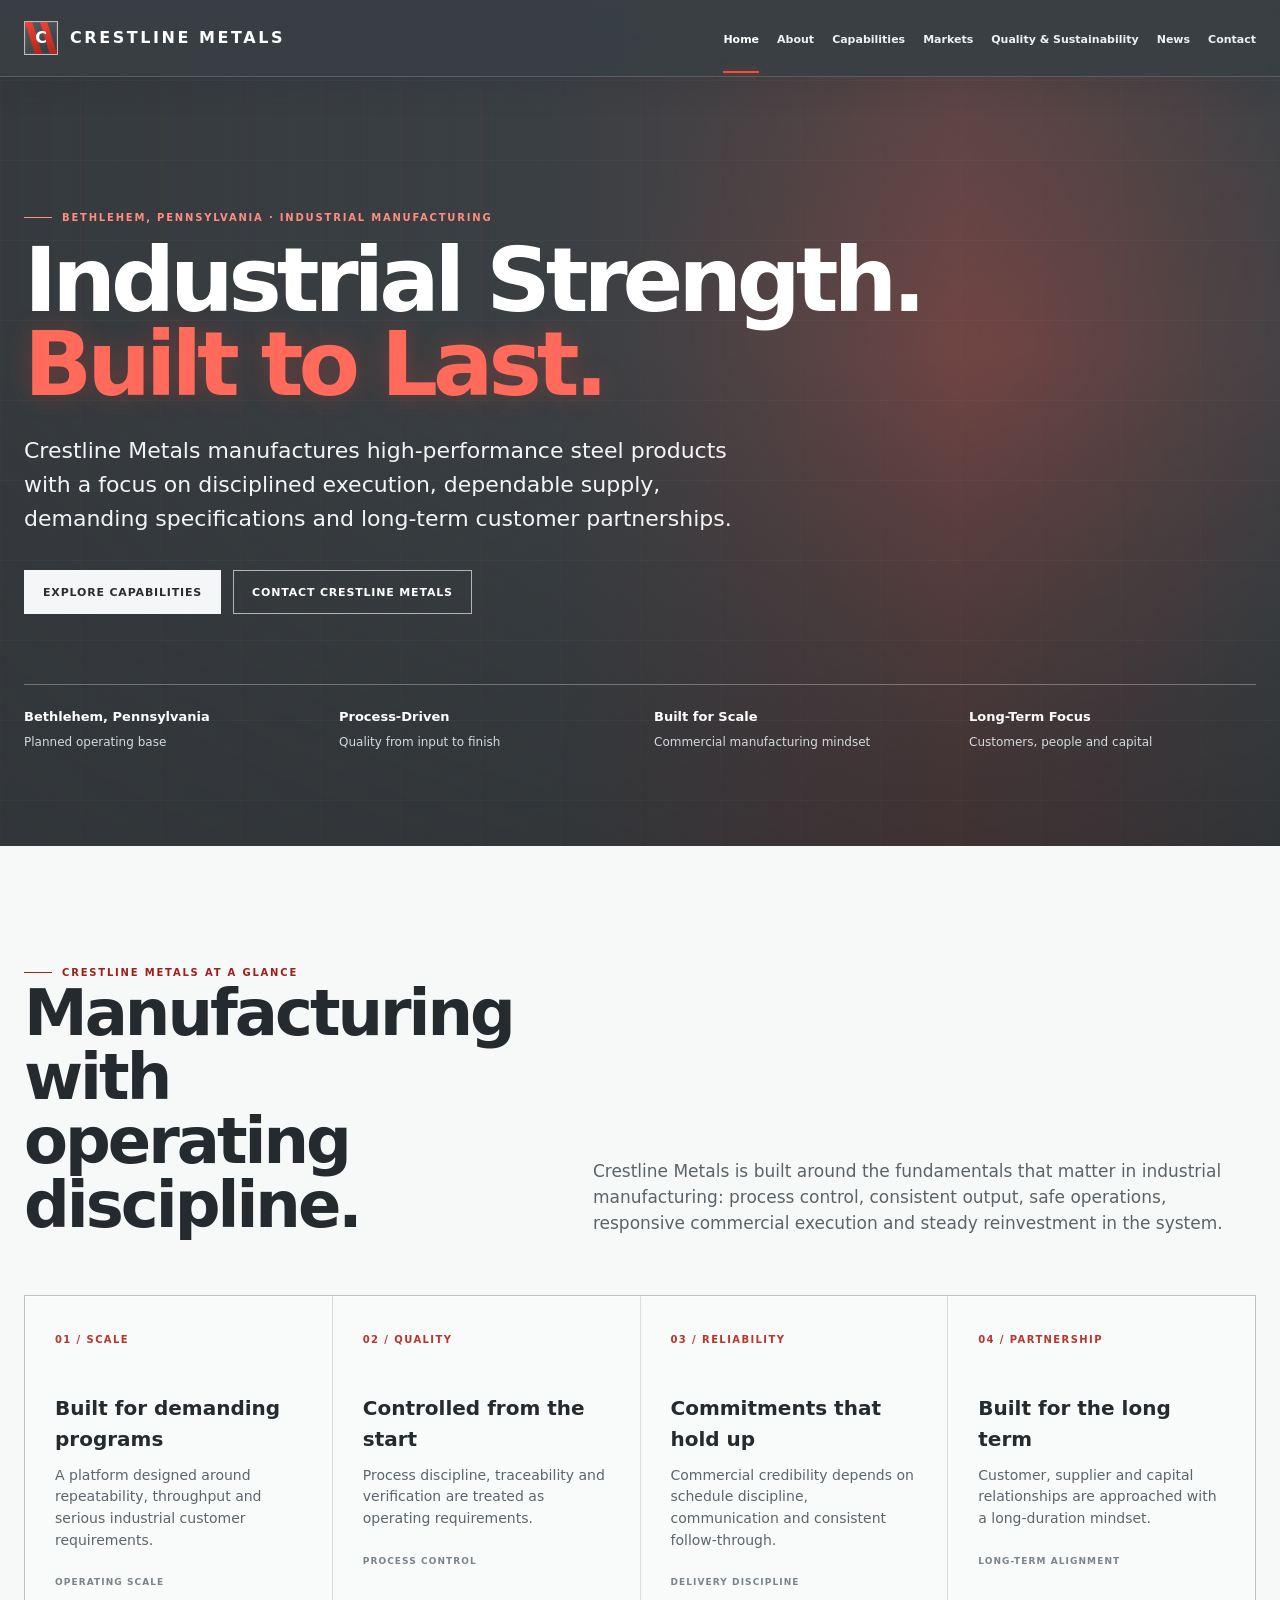
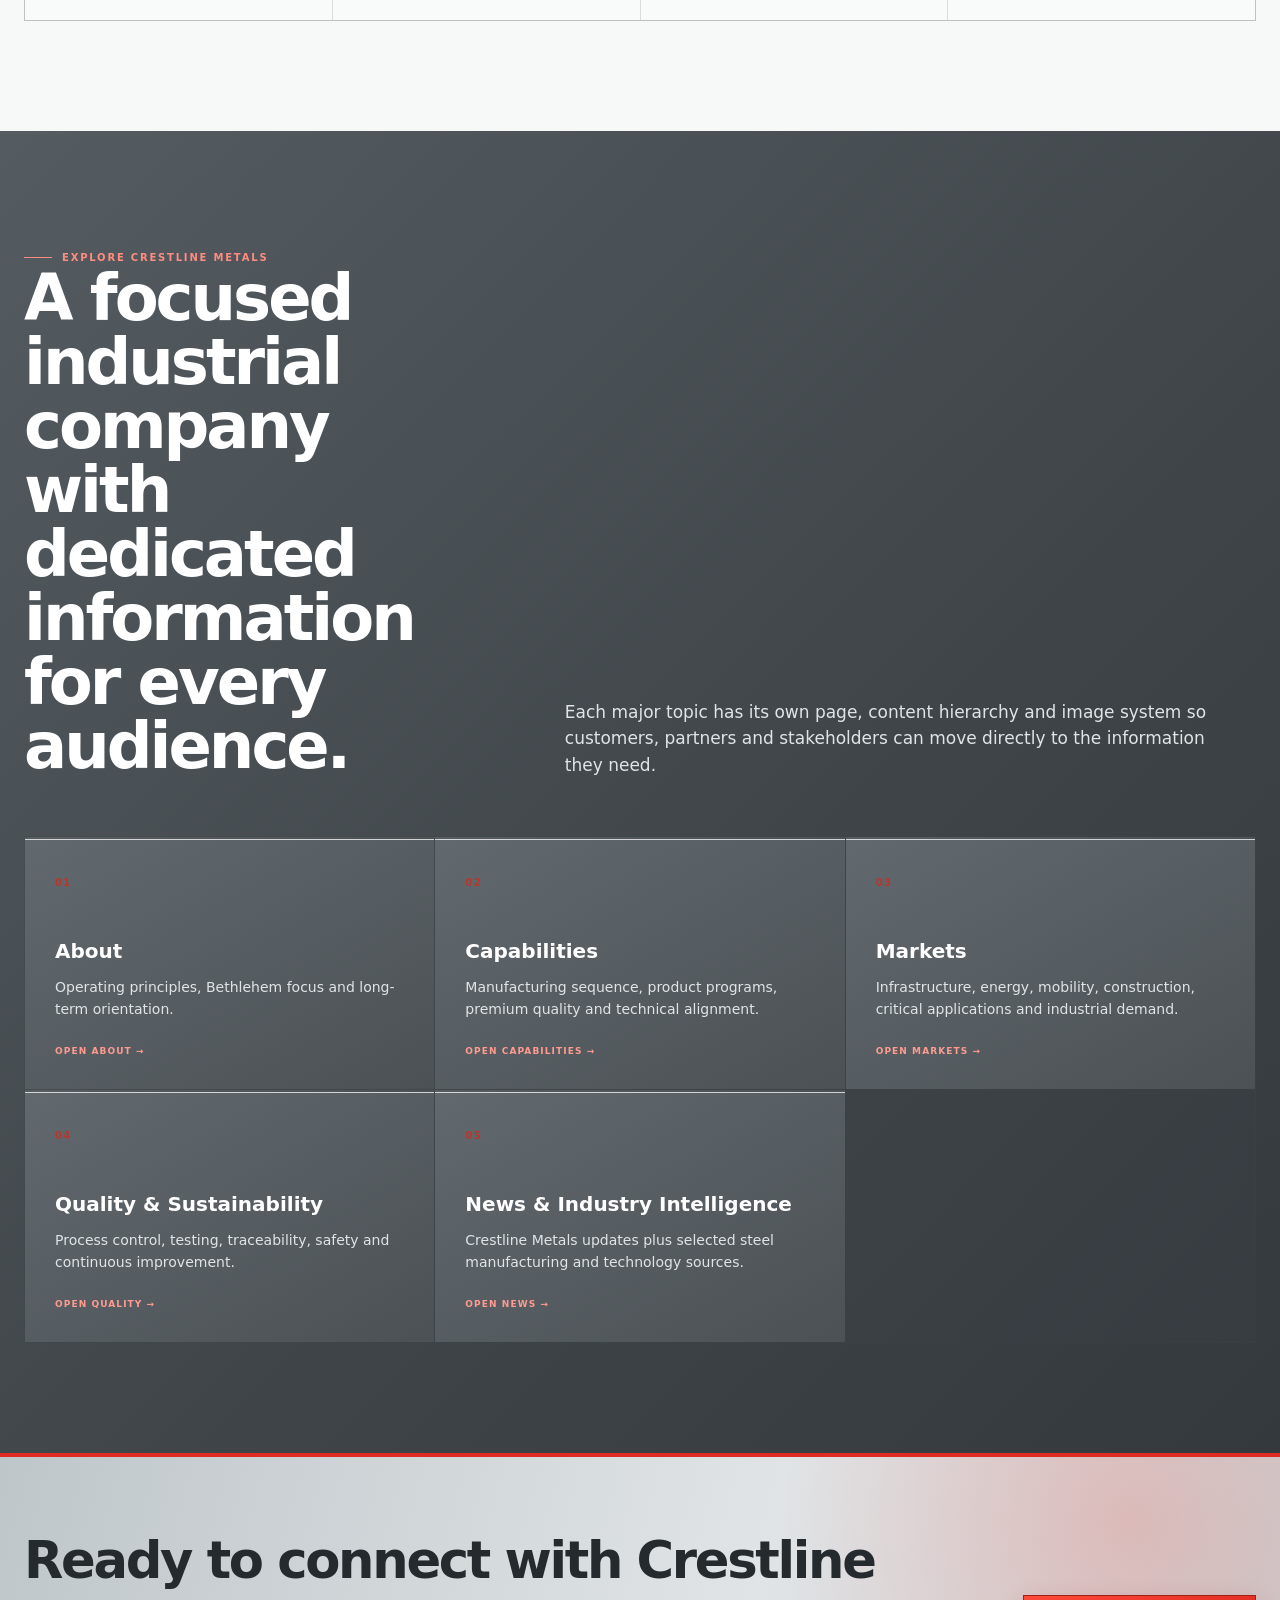
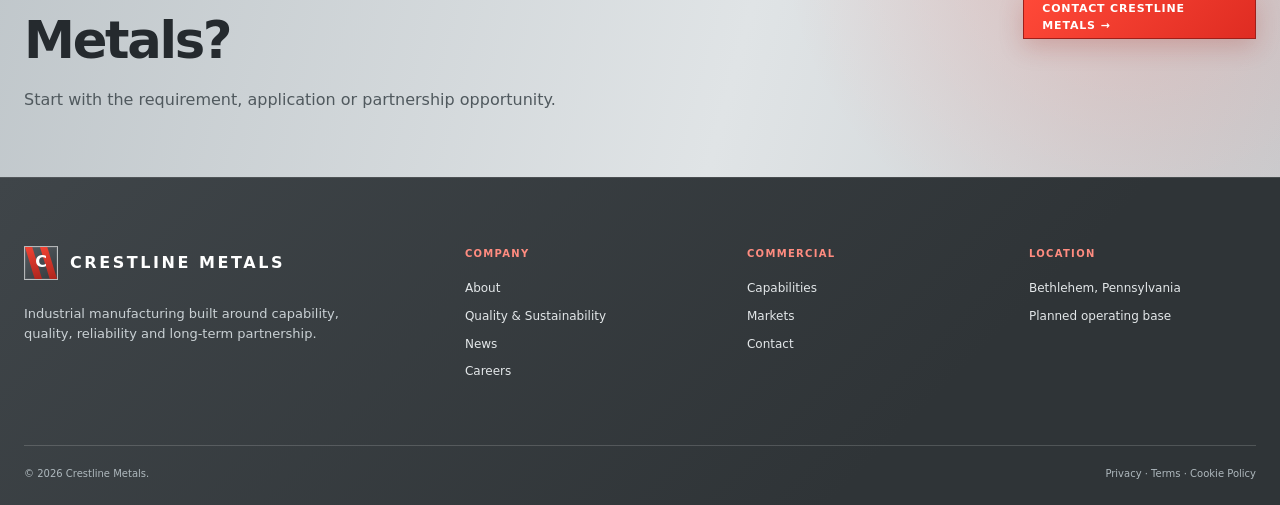
<file: index.html>
<!doctype html><html lang='en'><head><meta charset='utf-8'><meta name='viewport' content='width=device-width,initial-scale=1'><meta name='description' content='Crestline Metals is a Bethlehem, Pennsylvania-focused industrial manufacturer built around capability, quality, reliability and long-term partnership.'><title>Crestline Metals | Industrial Strength. Built to Last.</title><link rel='stylesheet' href='/styles.css'></head><body><a class='skip' href='#main'>Skip to content</a><div class='progress' id='progress'></div><header><div class='wrap nav'><a class='brand' href='/'><span class='mark'><span>C</span></span><span class='brandtext'><strong>CRESTLINE METALS</strong></span></a><nav class='navlinks'><a class='active' href='/'>Home</a><a href='/about'>About</a><a href='/capabilities'>Capabilities</a><a href='/markets'>Markets</a><a href='/quality'>Quality & Sustainability</a><a href='/news'>News</a><a href='/contact'>Contact</a></nav><button class='menu' id='menu' aria-expanded='false'>☰</button></div><nav class='mobilepanel' id='mobilepanel'><a href='/'>Home</a><a href='/about'>About</a><a href='/capabilities'>Capabilities</a><a href='/markets'>Markets</a><a href='/quality'>Quality & Sustainability</a><a href='/news'>News</a><a href='/contact'>Contact</a></nav></header><main id='main'><section class='hero home'><div class='hero-bg' style="background-image:url('https://images.pexels.com/photos/7739856/pexels-photo-7739856.jpeg?auto=compress&cs=tinysrgb&w=2400')"></div><div class='hero-grid'></div><div class='wrap hero-inner'><span class='eyebrow'>Bethlehem, Pennsylvania · Industrial Manufacturing</span><h1>Industrial Strength. <span>Built to Last.</span></h1><p class='lead'>Crestline Metals manufactures high-performance steel products with a focus on disciplined execution, dependable supply, demanding specifications and long-term customer partnerships.</p><div class='hero-actions'><a class='btn white' href='/capabilities'>Explore Capabilities</a><a class='btn outline' href='/contact'>Contact Crestline Metals</a></div><div class='hero-meta'><div><strong>Bethlehem, Pennsylvania</strong><span>Planned operating base</span></div><div><strong>Process-Driven</strong><span>Quality from input to finish</span></div><div><strong>Built for Scale</strong><span>Commercial manufacturing mindset</span></div><div><strong>Long-Term Focus</strong><span>Customers, people and capital</span></div></div></div></section><section class='section white'><div class='wrap'><div class='section-head' data-reveal><div><span class='eyebrow'>Crestline Metals at a Glance</span><h2>Manufacturing with operating discipline.</h2></div><p>Crestline Metals is built around the fundamentals that matter in industrial manufacturing: process control, consistent output, safe operations, responsive commercial execution and steady reinvestment in the system.</p></div><div class='grid4' data-reveal><article class='card'><span class='num'>01 / SCALE</span><h3>Built for demanding programs</h3><p>A platform designed around repeatability, throughput and serious industrial customer requirements.</p><small>Operating Scale</small></article><article class='card'><span class='num'>02 / QUALITY</span><h3>Controlled from the start</h3><p>Process discipline, traceability and verification are treated as operating requirements.</p><small>Process Control</small></article><article class='card'><span class='num'>03 / RELIABILITY</span><h3>Commitments that hold up</h3><p>Commercial credibility depends on schedule discipline, communication and consistent follow-through.</p><small>Delivery Discipline</small></article><article class='card'><span class='num'>04 / PARTNERSHIP</span><h3>Built for the long term</h3><p>Customer, supplier and capital relationships are approached with a long-duration mindset.</p><small>Long-Term Alignment</small></article></div></div></section><section class='section dark'><div class='wrap'><div class='section-head' data-reveal><div><span class='eyebrow'>Explore Crestline Metals</span><h2>A focused industrial company with dedicated information for every audience.</h2></div><p>Each major topic has its own page, content hierarchy and image system so customers, partners and stakeholders can move directly to the information they need.</p></div><div class='marketgrid' data-reveal><a class='card' href='/about'><span class='num'>01</span><h3>About</h3><p>Operating principles, Bethlehem focus and long-term orientation.</p><small>Open About →</small></a><a class='card' href='/capabilities'><span class='num'>02</span><h3>Capabilities</h3><p>Manufacturing sequence, product programs, premium quality and technical alignment.</p><small>Open Capabilities →</small></a><a class='card' href='/markets'><span class='num'>03</span><h3>Markets</h3><p>Infrastructure, energy, mobility, construction, critical applications and industrial demand.</p><small>Open Markets →</small></a><a class='card' href='/quality'><span class='num'>04</span><h3>Quality & Sustainability</h3><p>Process control, testing, traceability, safety and continuous improvement.</p><small>Open Quality →</small></a><a class='card' href='/news'><span class='num'>05</span><h3>News & Industry Intelligence</h3><p>Crestline Metals updates plus selected steel manufacturing and technology sources.</p><small>Open News →</small></a></div></div></section></main><section class='final'><div class='wrap finalgrid'><div><h2>Ready to connect with Crestline Metals?</h2><p>Start with the requirement, application or partnership opportunity.</p></div><a class='btn dark' href='/contact'>Contact Crestline Metals →</a></div></section><footer><div class='wrap'><div class='footergrid'><div class='footerbrand'><a class='brand' href='/'><span class='mark'><span>C</span></span><span class='brandtext'><strong>CRESTLINE METALS</strong></span></a><p>Industrial manufacturing built around capability, quality, reliability and long-term partnership.</p></div><div class='fcol'><h4>Company</h4><a href='/about'>About</a><a href='/quality'>Quality & Sustainability</a><a href='/news'>News</a><a href='/careers'>Careers</a></div><div class='fcol'><h4>Commercial</h4><a href='/capabilities'>Capabilities</a><a href='/markets'>Markets</a><a href='/contact'>Contact</a></div><div class='fcol'><h4>Location</h4><span>Bethlehem, Pennsylvania</span><span>Planned operating base</span></div></div><div class='footerbottom'><span>© <span id='year'></span> Crestline Metals.</span><span>Privacy · Terms · Cookie Policy</span></div></div></footer><script src='/site.js'></script></body></html>
</file>
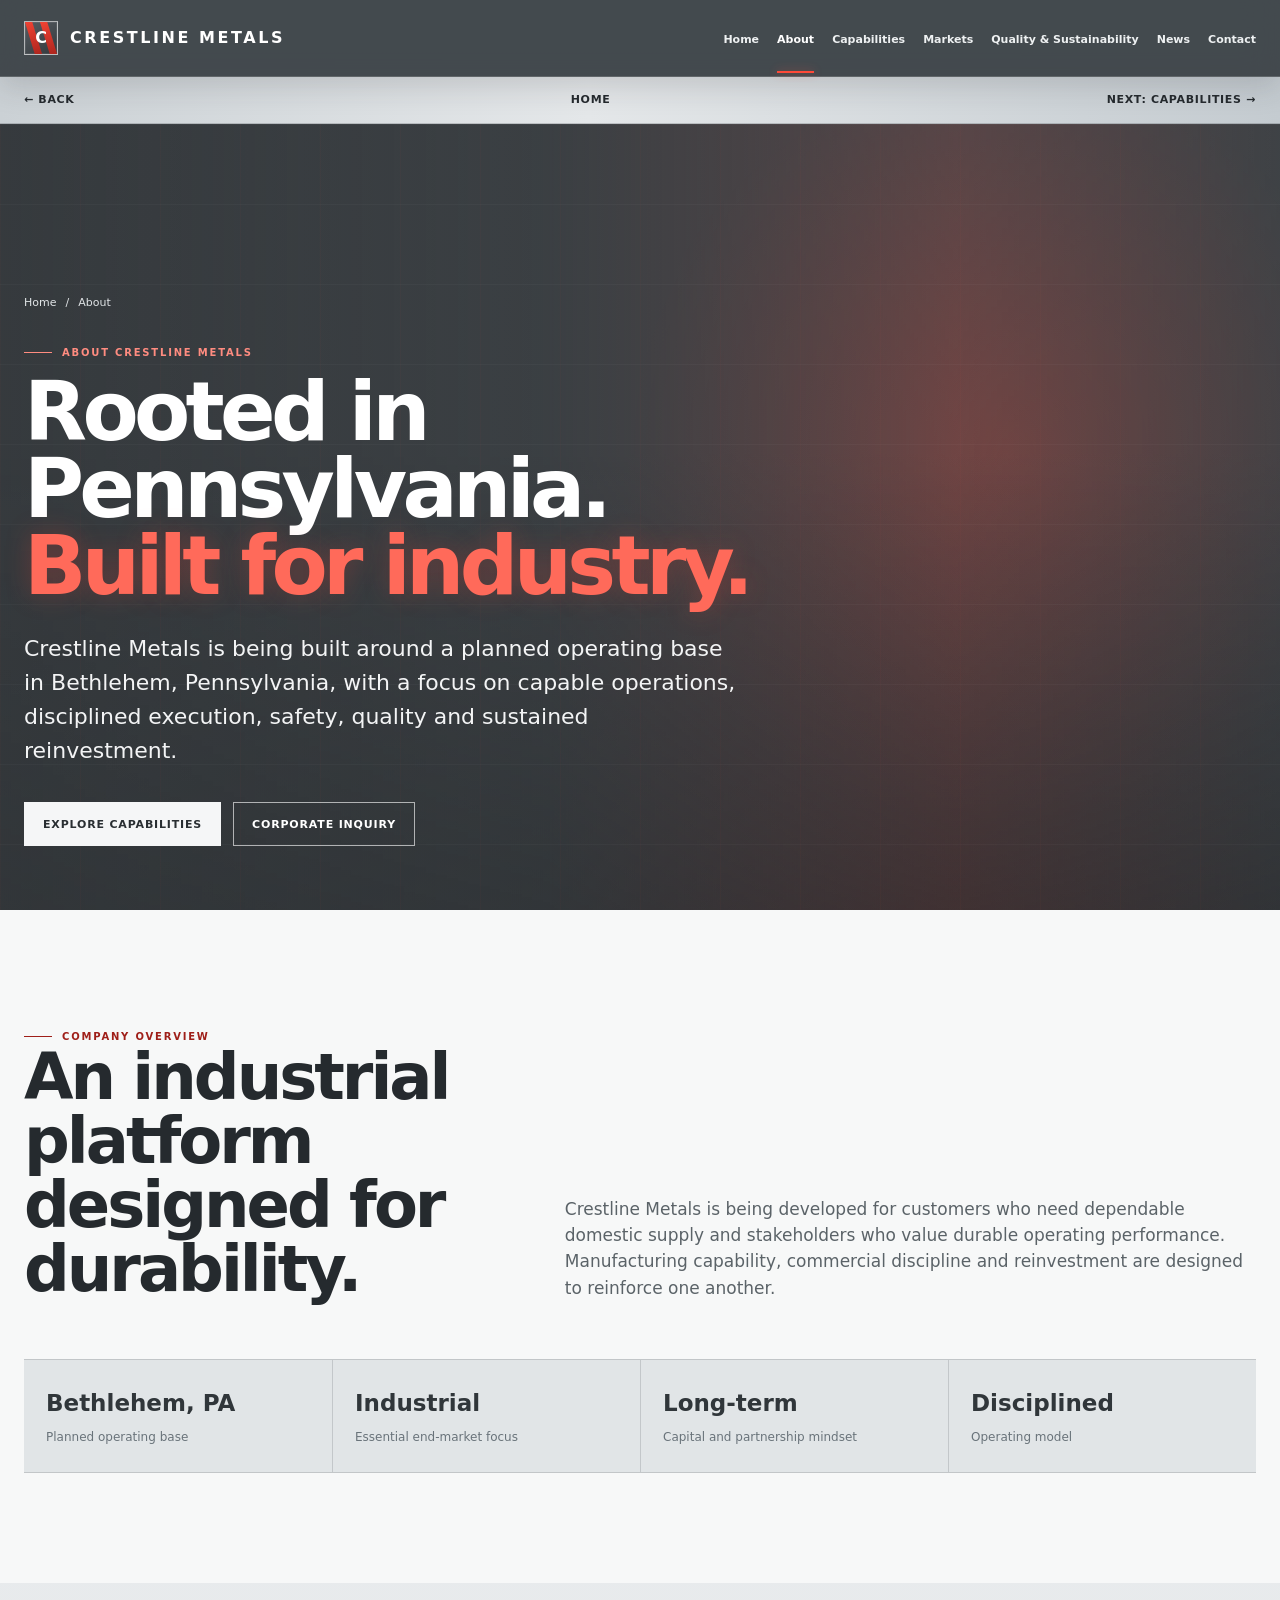
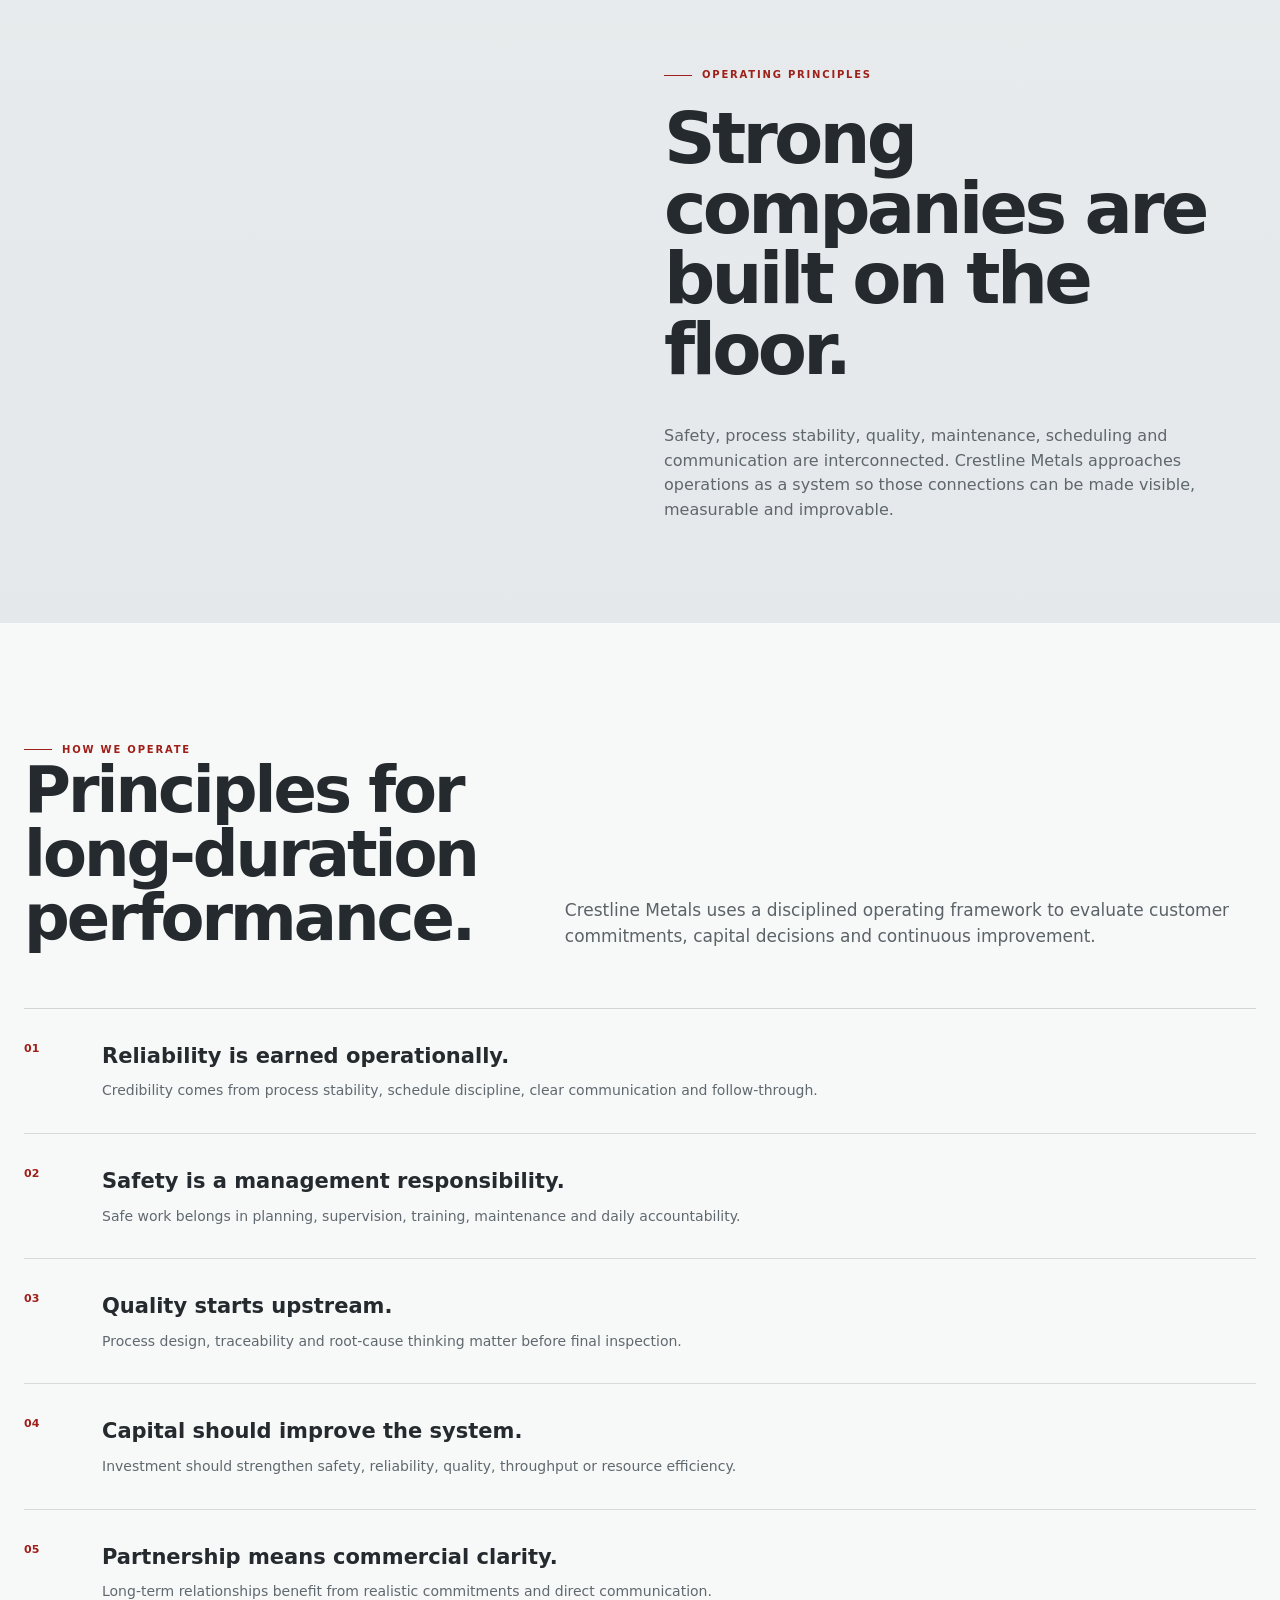
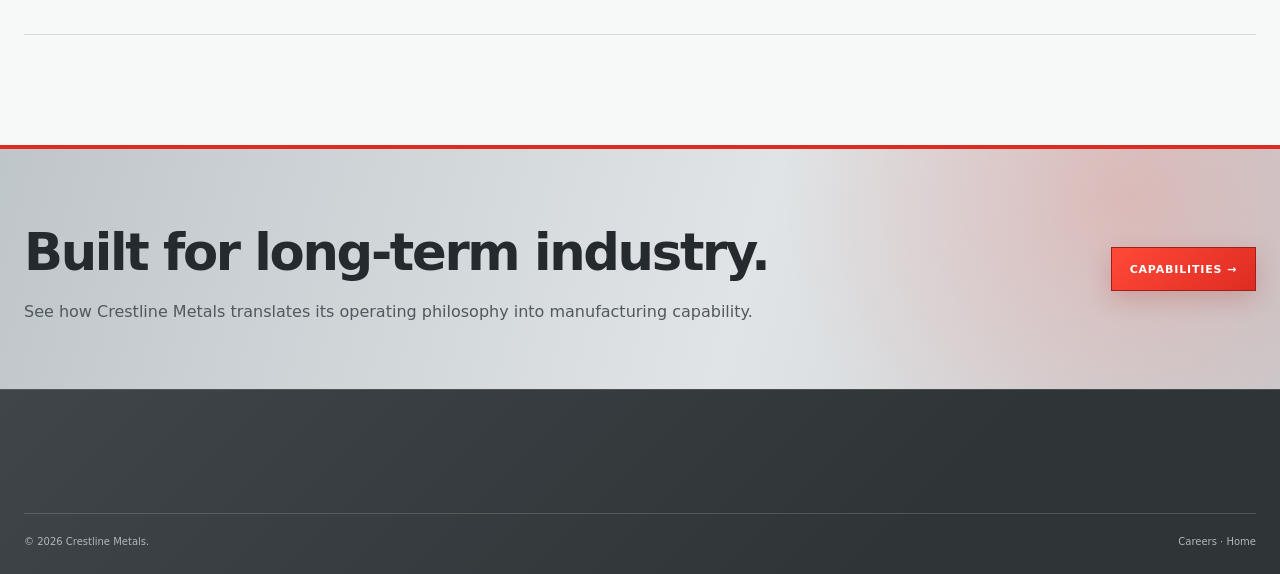
<file: about.html>
<!doctype html><html lang='en'><head><meta charset='utf-8'><meta name='viewport' content='width=device-width,initial-scale=1'><meta name='description' content='About Crestline Metals, its planned Bethlehem, Pennsylvania operating base and industrial principles.'><title>About | Crestline Metals</title><link rel='stylesheet' href='/styles.css'></head><body><div class='progress' id='progress'></div><header><div class='wrap nav'><a class='brand' href='/'><span class='mark'><span>C</span></span><span class='brandtext'><strong>CRESTLINE METALS</strong></span></a><nav class='navlinks'><a href='/'>Home</a><a class='active' href='/about'>About</a><a href='/capabilities'>Capabilities</a><a href='/markets'>Markets</a><a href='/quality'>Quality & Sustainability</a><a href='/news'>News</a><a href='/contact'>Contact</a></nav><button class='menu' id='menu'>☰</button></div><nav class='mobilepanel' id='mobilepanel'><a href='/'>Home</a><a href='/about'>About</a><a href='/capabilities'>Capabilities</a><a href='/markets'>Markets</a><a href='/quality'>Quality & Sustainability</a><a href='/news'>News</a><a href='/contact'>Contact</a></nav></header><div class='backbar'><div class='wrap'><a href='/' onclick='if(history.length>1){event.preventDefault();history.back()}'>← Back</a><a href='/'>Home</a><a href='/capabilities'>Next: Capabilities →</a></div></div><main><section class='hero page'><div class='hero-bg' style="background-image:url('https://images.pexels.com/photos/32845683/pexels-photo-32845683.jpeg?auto=compress&cs=tinysrgb&w=2400')"></div><div class='hero-grid'></div><div class='wrap hero-inner'><div class='breadcrumb'><a href='/'>Home</a><span>/</span><span>About</span></div><span class='eyebrow'>About Crestline Metals</span><h1>Rooted in Pennsylvania. <span>Built for industry.</span></h1><p class='lead'>Crestline Metals is being built around a planned operating base in Bethlehem, Pennsylvania, with a focus on capable operations, disciplined execution, safety, quality and sustained reinvestment.</p><div class='hero-actions'><a class='btn white' href='/capabilities'>Explore Capabilities</a><a class='btn outline' href='/contact'>Corporate Inquiry</a></div></div></section><section class='section white'><div class='wrap'><div class='section-head' data-reveal><div><span class='eyebrow'>Company Overview</span><h2>An industrial platform designed for durability.</h2></div><p>Crestline Metals is being developed for customers who need dependable domestic supply and stakeholders who value durable operating performance. Manufacturing capability, commercial discipline and reinvestment are designed to reinforce one another.</p></div><div class='statband'><div class='stat'><strong>Bethlehem, PA</strong><span>Planned operating base</span></div><div class='stat'><strong>Industrial</strong><span>Essential end-market focus</span></div><div class='stat'><strong>Long-term</strong><span>Capital and partnership mindset</span></div><div class='stat'><strong>Disciplined</strong><span>Operating model</span></div></div></div></section><section class='split'><div class='split-image' style="background-image:url('https://images.pexels.com/photos/2760241/pexels-photo-2760241.jpeg?auto=compress&cs=tinysrgb&w=1800')"></div><div class='split-copy'><span class='eyebrow'>Operating Principles</span><h2>Strong companies are built on the floor.</h2><p>Safety, process stability, quality, maintenance, scheduling and communication are interconnected. Crestline Metals approaches operations as a system so those connections can be made visible, measurable and improvable.</p></div></section><section class='section white'><div class='wrap'><div class='section-head'><div><span class='eyebrow'>How We Operate</span><h2>Principles for long-duration performance.</h2></div><p>Crestline Metals uses a disciplined operating framework to evaluate customer commitments, capital decisions and continuous improvement.</p></div><div class='principles'><article class='principle'><i>01</i><div><h3>Reliability is earned operationally.</h3><p>Credibility comes from process stability, schedule discipline, clear communication and follow-through.</p></div></article><article class='principle'><i>02</i><div><h3>Safety is a management responsibility.</h3><p>Safe work belongs in planning, supervision, training, maintenance and daily accountability.</p></div></article><article class='principle'><i>03</i><div><h3>Quality starts upstream.</h3><p>Process design, traceability and root-cause thinking matter before final inspection.</p></div></article><article class='principle'><i>04</i><div><h3>Capital should improve the system.</h3><p>Investment should strengthen safety, reliability, quality, throughput or resource efficiency.</p></div></article><article class='principle'><i>05</i><div><h3>Partnership means commercial clarity.</h3><p>Long-term relationships benefit from realistic commitments and direct communication.</p></div></article></div></div></section></main><section class='final'><div class='wrap finalgrid'><div><h2>Built for long-term industry.</h2><p>See how Crestline Metals translates its operating philosophy into manufacturing capability.</p></div><a class='btn dark' href='/capabilities'>Capabilities →</a></div></section><footer><div class='wrap'><div class='footerbottom'><span>© <span id='year'></span> Crestline Metals.</span><span><a href='/careers'>Careers</a> · <a href='/'>Home</a></span></div></div></footer><script src='/site.js'></script></body></html>
</file>
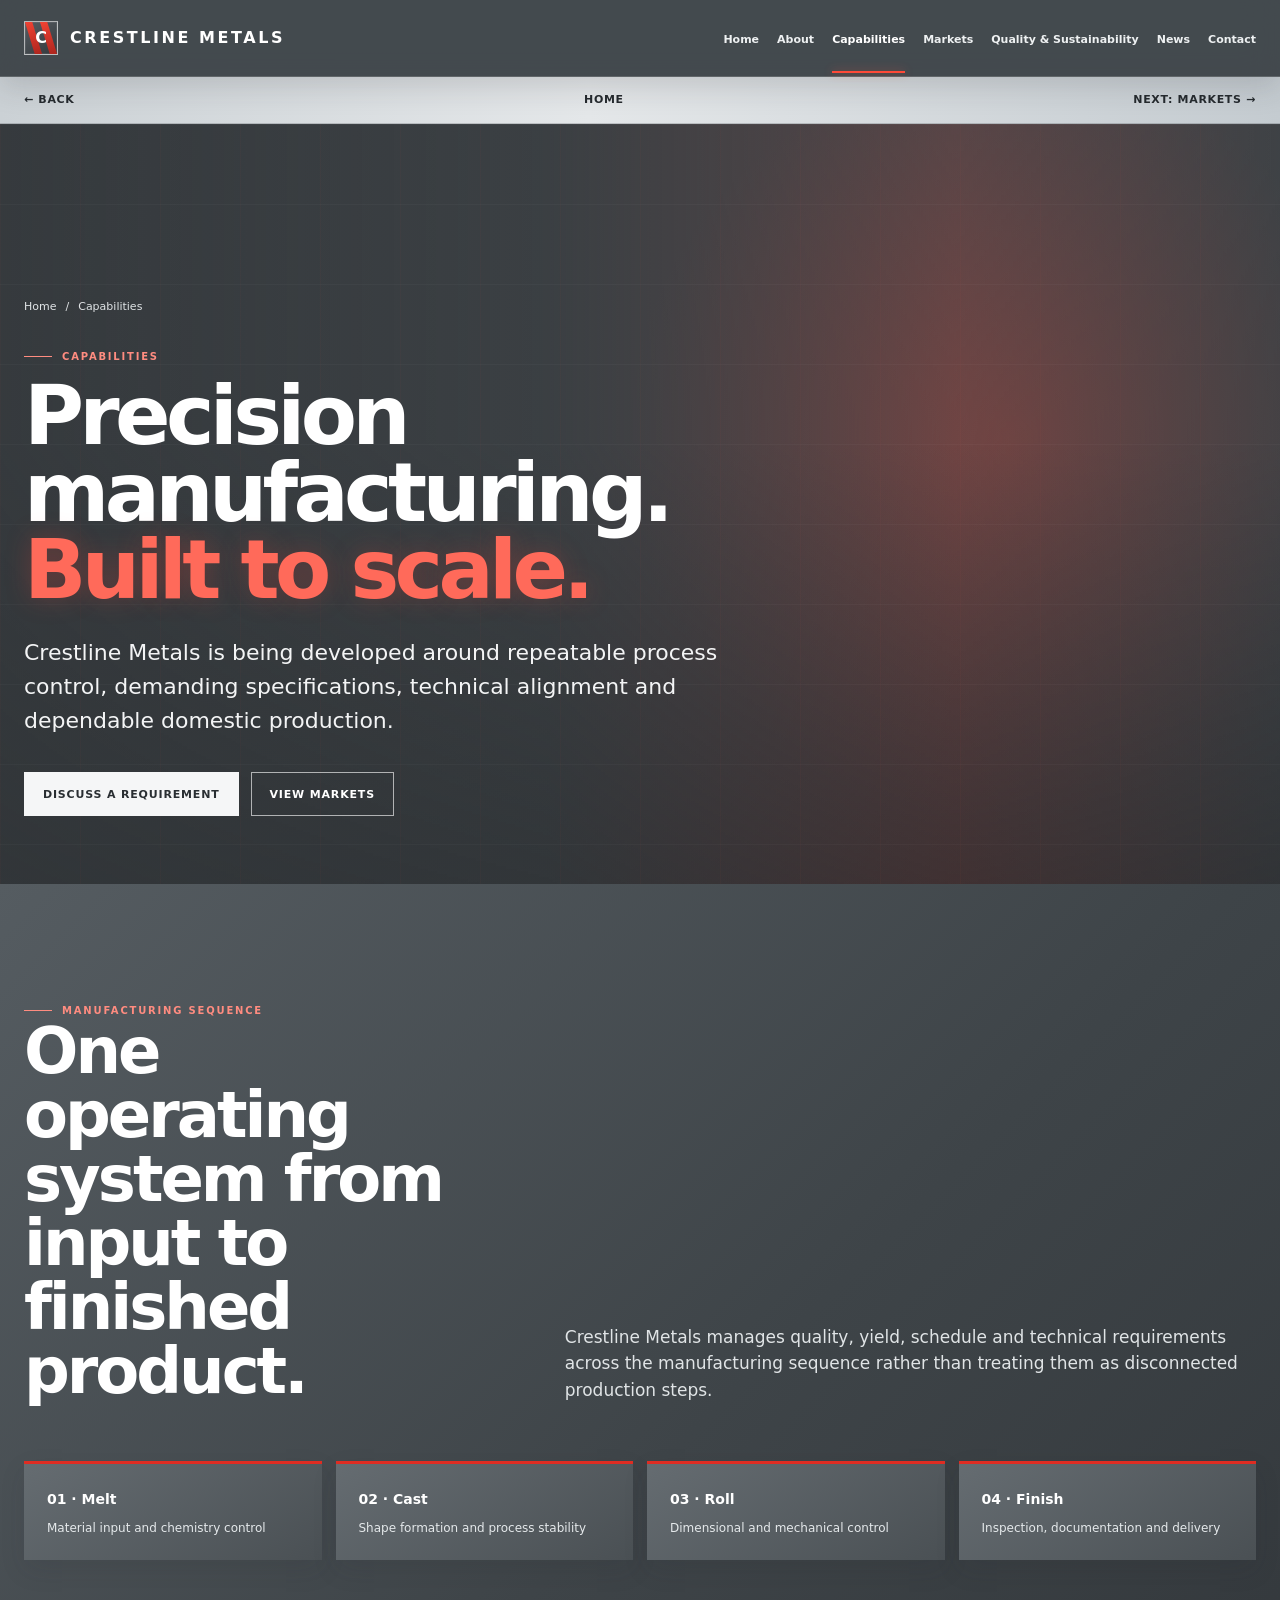
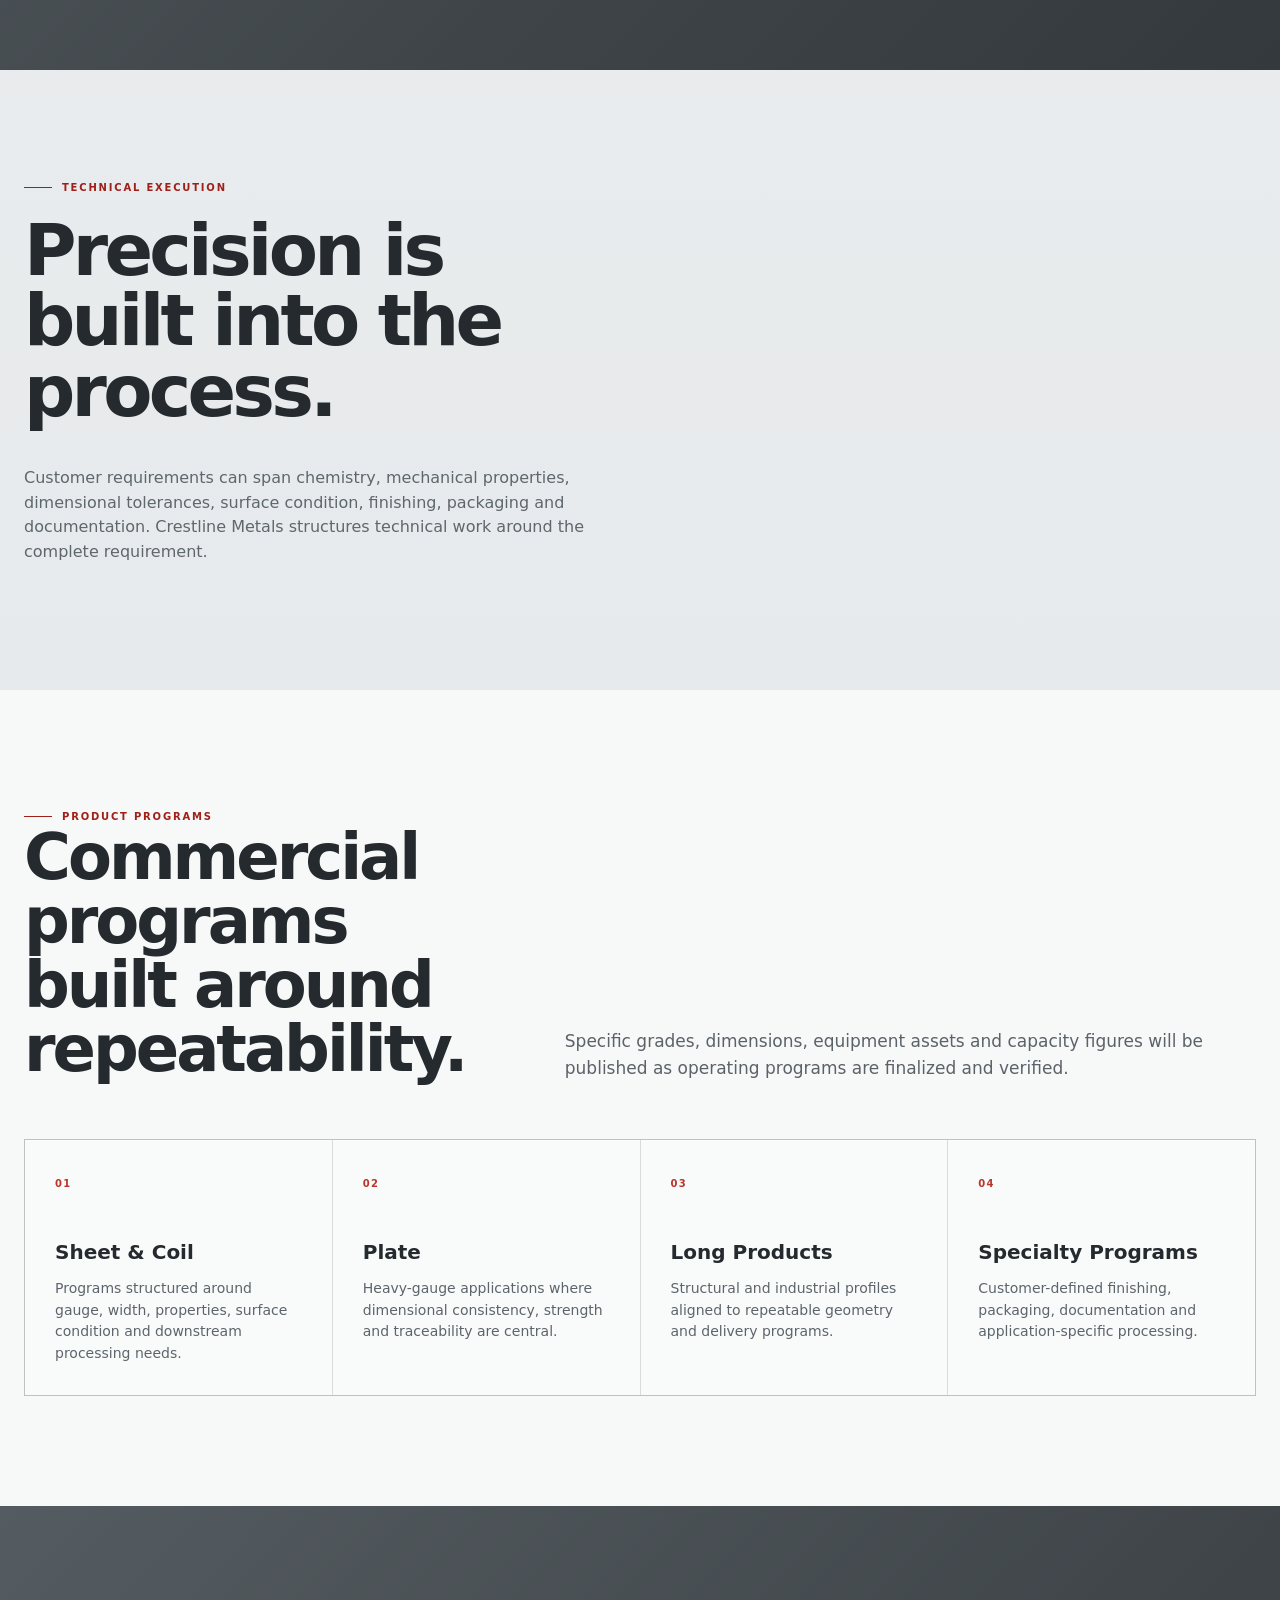
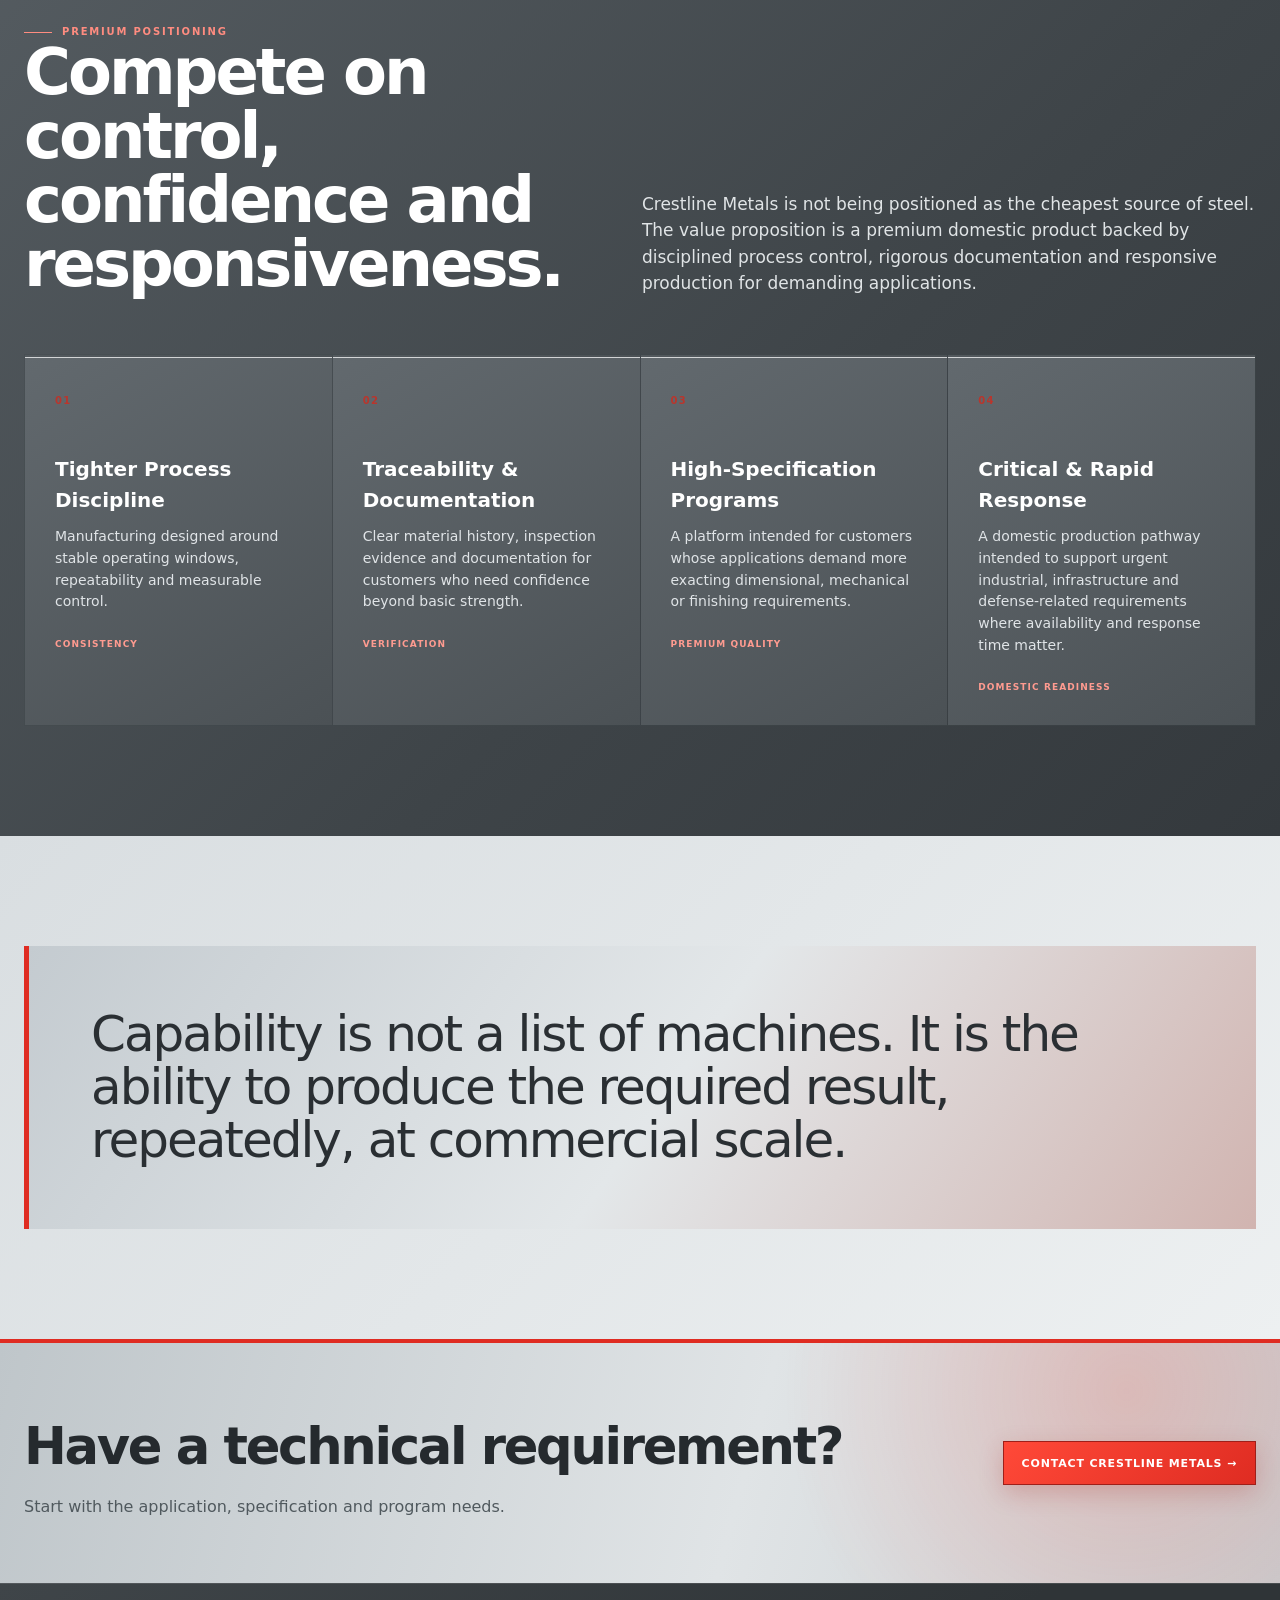
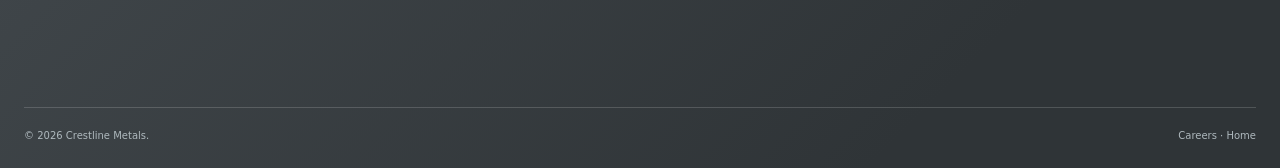
<file: capabilities.html>
<!doctype html><html lang='en'><head><meta charset='utf-8'><meta name='viewport' content='width=device-width,initial-scale=1'><meta name='description' content='Crestline Metals manufacturing capabilities, process architecture, premium quality positioning and product programs.'><title>Capabilities | Crestline Metals</title><link rel='stylesheet' href='/styles.css'></head><body><div class='progress' id='progress'></div><header><div class='wrap nav'><a class='brand' href='/'><span class='mark'><span>C</span></span><span class='brandtext'><strong>CRESTLINE METALS</strong></span></a><nav class='navlinks'><a href='/'>Home</a><a href='/about'>About</a><a class='active' href='/capabilities'>Capabilities</a><a href='/markets'>Markets</a><a href='/quality'>Quality & Sustainability</a><a href='/news'>News</a><a href='/contact'>Contact</a></nav><button class='menu' id='menu'>☰</button></div><nav class='mobilepanel' id='mobilepanel'><a href='/'>Home</a><a href='/about'>About</a><a href='/capabilities'>Capabilities</a><a href='/markets'>Markets</a><a href='/quality'>Quality</a><a href='/news'>News</a><a href='/contact'>Contact</a></nav></header><div class='backbar'><div class='wrap'><a href='/' onclick='if(history.length>1){event.preventDefault();history.back()}'>← Back</a><a href='/'>Home</a><a href='/markets'>Next: Markets →</a></div></div><main><section class='hero page'><div class='hero-bg' style="background-image:url('https://images.pexels.com/photos/27102102/pexels-photo-27102102.jpeg?auto=compress&cs=tinysrgb&w=2400')"></div><div class='hero-grid'></div><div class='wrap hero-inner'><div class='breadcrumb'><a href='/'>Home</a><span>/</span><span>Capabilities</span></div><span class='eyebrow'>Capabilities</span><h1>Precision manufacturing. <span>Built to scale.</span></h1><p class='lead'>Crestline Metals is being developed around repeatable process control, demanding specifications, technical alignment and dependable domestic production.</p><div class='hero-actions'><a class='btn white' href='/contact'>Discuss a Requirement</a><a class='btn outline' href='/markets'>View Markets</a></div></div></section><section class='section dark'><div class='wrap'><div class='section-head'><div><span class='eyebrow'>Manufacturing Sequence</span><h2>One operating system from input to finished product.</h2></div><p>Crestline Metals manages quality, yield, schedule and technical requirements across the manufacturing sequence rather than treating them as disconnected production steps.</p></div><div class='process'><div class='step'><b>01 · Melt</b><span>Material input and chemistry control</span></div><div class='step'><b>02 · Cast</b><span>Shape formation and process stability</span></div><div class='step'><b>03 · Roll</b><span>Dimensional and mechanical control</span></div><div class='step'><b>04 · Finish</b><span>Inspection, documentation and delivery</span></div></div></div></section><section class='split'><div class='split-copy'><span class='eyebrow'>Technical Execution</span><h2>Precision is built into the process.</h2><p>Customer requirements can span chemistry, mechanical properties, dimensional tolerances, surface condition, finishing, packaging and documentation. Crestline Metals structures technical work around the complete requirement.</p></div><div class='split-image' style="background-image:url('https://images.pexels.com/photos/10395741/pexels-photo-10395741.jpeg?auto=compress&cs=tinysrgb&w=1800')"></div></section><section class='section white'><div class='wrap'><div class='section-head'><div><span class='eyebrow'>Product Programs</span><h2>Commercial programs built around repeatability.</h2></div><p>Specific grades, dimensions, equipment assets and capacity figures will be published as operating programs are finalized and verified.</p></div><div class='grid4'><article class='card'><span class='num'>01</span><h3>Sheet & Coil</h3><p>Programs structured around gauge, width, properties, surface condition and downstream processing needs.</p></article><article class='card'><span class='num'>02</span><h3>Plate</h3><p>Heavy-gauge applications where dimensional consistency, strength and traceability are central.</p></article><article class='card'><span class='num'>03</span><h3>Long Products</h3><p>Structural and industrial profiles aligned to repeatable geometry and delivery programs.</p></article><article class='card'><span class='num'>04</span><h3>Specialty Programs</h3><p>Customer-defined finishing, packaging, documentation and application-specific processing.</p></article></div></div></section><section class='section dark'><div class='wrap'><div class='section-head'><div><span class='eyebrow'>Premium Positioning</span><h2>Compete on control, confidence and responsiveness.</h2></div><p>Crestline Metals is not being positioned as the cheapest source of steel. The value proposition is a premium domestic product backed by disciplined process control, rigorous documentation and responsive production for demanding applications.</p></div><div class='grid4'><article class='card'><span class='num'>01</span><h3>Tighter Process Discipline</h3><p>Manufacturing designed around stable operating windows, repeatability and measurable control.</p><small>Consistency</small></article><article class='card'><span class='num'>02</span><h3>Traceability & Documentation</h3><p>Clear material history, inspection evidence and documentation for customers who need confidence beyond basic strength.</p><small>Verification</small></article><article class='card'><span class='num'>03</span><h3>High-Specification Programs</h3><p>A platform intended for customers whose applications demand more exacting dimensional, mechanical or finishing requirements.</p><small>Premium Quality</small></article><article class='card'><span class='num'>04</span><h3>Critical & Rapid Response</h3><p>A domestic production pathway intended to support urgent industrial, infrastructure and defense-related requirements where availability and response time matter.</p><small>Domestic Readiness</small></article></div></div></section><section class='section soft'><div class='wrap'><div class='quote'><blockquote>Capability is not a list of machines. It is the ability to produce the required result, repeatedly, at commercial scale.</blockquote></div></div></section></main><section class='final'><div class='wrap finalgrid'><div><h2>Have a technical requirement?</h2><p>Start with the application, specification and program needs.</p></div><a class='btn dark' href='/contact'>Contact Crestline Metals →</a></div></section><footer><div class='wrap'><div class='footerbottom'><span>© <span id='year'></span> Crestline Metals.</span><span><a href='/careers'>Careers</a> · <a href='/'>Home</a></span></div></div></footer><script src='/site.js'></script></body></html>
</file>
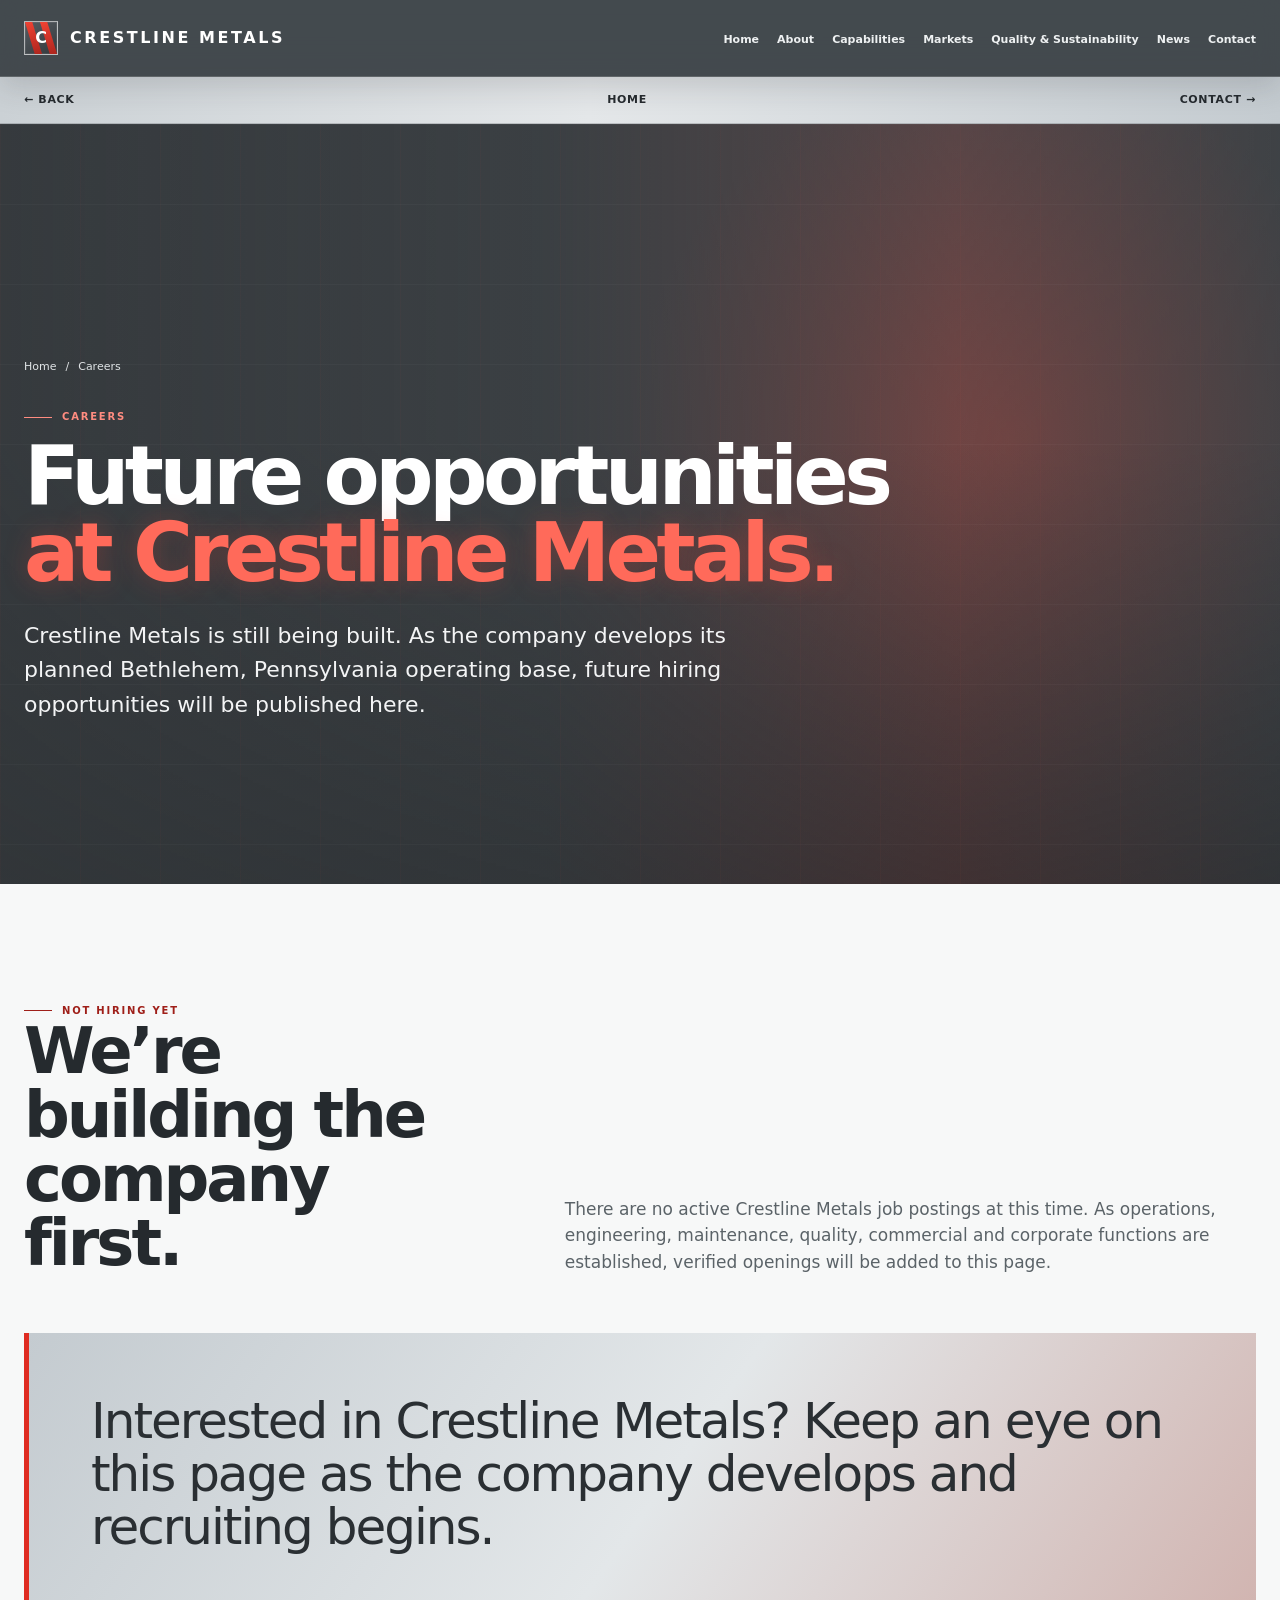
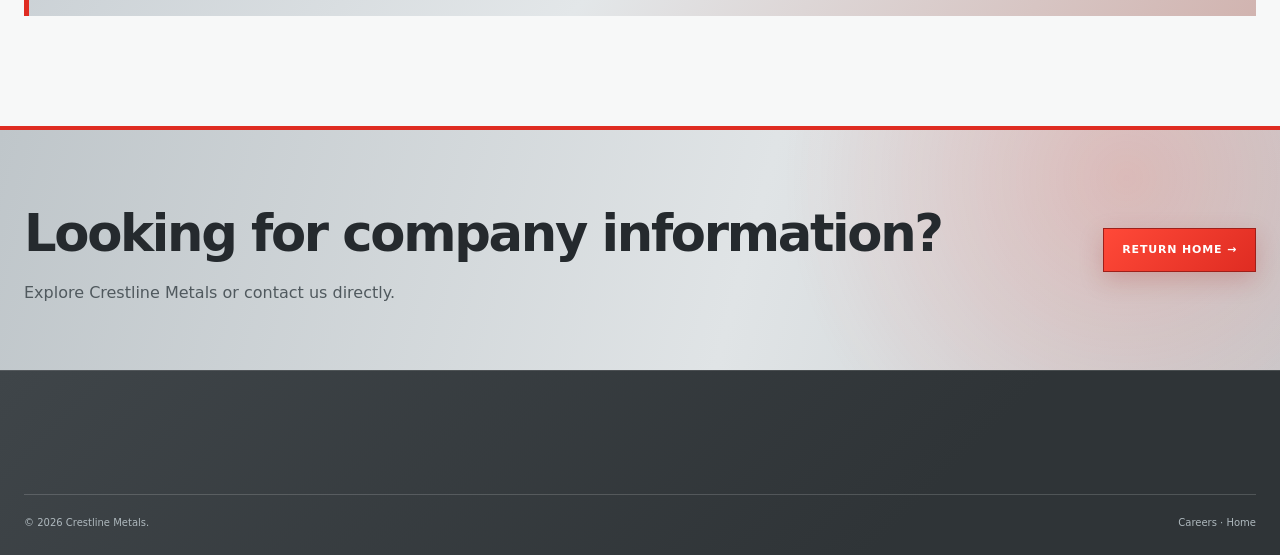
<file: careers.html>
<!doctype html><html lang='en'><head><meta charset='utf-8'><meta name='viewport' content='width=device-width,initial-scale=1'><meta name='description' content='Future career opportunities at Crestline Metals in Bethlehem, Pennsylvania.'><title>Careers | Crestline Metals</title><link rel='stylesheet' href='/styles.css'></head><body><div class='progress' id='progress'></div><header><div class='wrap nav'><a class='brand' href='/'><span class='mark'><span>C</span></span><span class='brandtext'><strong>CRESTLINE METALS</strong></span></a><nav class='navlinks'><a href='/'>Home</a><a href='/about'>About</a><a href='/capabilities'>Capabilities</a><a href='/markets'>Markets</a><a href='/quality'>Quality & Sustainability</a><a href='/news'>News</a><a href='/contact'>Contact</a></nav><button class='menu' id='menu'>☰</button></div><nav class='mobilepanel' id='mobilepanel'><a href='/'>Home</a><a href='/about'>About</a><a href='/capabilities'>Capabilities</a><a href='/markets'>Markets</a><a href='/quality'>Quality</a><a href='/news'>News</a><a href='/contact'>Contact</a></nav></header><div class='backbar'><div class='wrap'><a href='/' onclick='if(history.length>1){event.preventDefault();history.back()}'>← Back</a><a href='/'>Home</a><a href='/contact'>Contact →</a></div></div><main><section class='hero page'><div class='hero-bg' style="background-image:url('https://images.pexels.com/photos/35082108/pexels-photo-35082108.jpeg?auto=compress&cs=tinysrgb&w=2400')"></div><div class='hero-grid'></div><div class='wrap hero-inner'><div class='breadcrumb'><a href='/'>Home</a><span>/</span><span>Careers</span></div><span class='eyebrow'>Careers</span><h1>Future opportunities <span>at Crestline Metals.</span></h1><p class='lead'>Crestline Metals is still being built. As the company develops its planned Bethlehem, Pennsylvania operating base, future hiring opportunities will be published here.</p></div></section><section class='section white'><div class='wrap'><div class='section-head'><div><span class='eyebrow'>Not Hiring Yet</span><h2>We’re building the company first.</h2></div><p>There are no active Crestline Metals job postings at this time. As operations, engineering, maintenance, quality, commercial and corporate functions are established, verified openings will be added to this page.</p></div><div class='quote'><blockquote>Interested in Crestline Metals? Keep an eye on this page as the company develops and recruiting begins.</blockquote></div></div></section></main><section class='final'><div class='wrap finalgrid'><div><h2>Looking for company information?</h2><p>Explore Crestline Metals or contact us directly.</p></div><a class='btn dark' href='/'>Return Home →</a></div></section><footer><div class='wrap'><div class='footerbottom'><span>© <span id='year'></span> Crestline Metals.</span><span><a href='/careers'>Careers</a> · <a href='/'>Home</a></span></div></div></footer><script src='/site.js'></script></body></html>
</file>
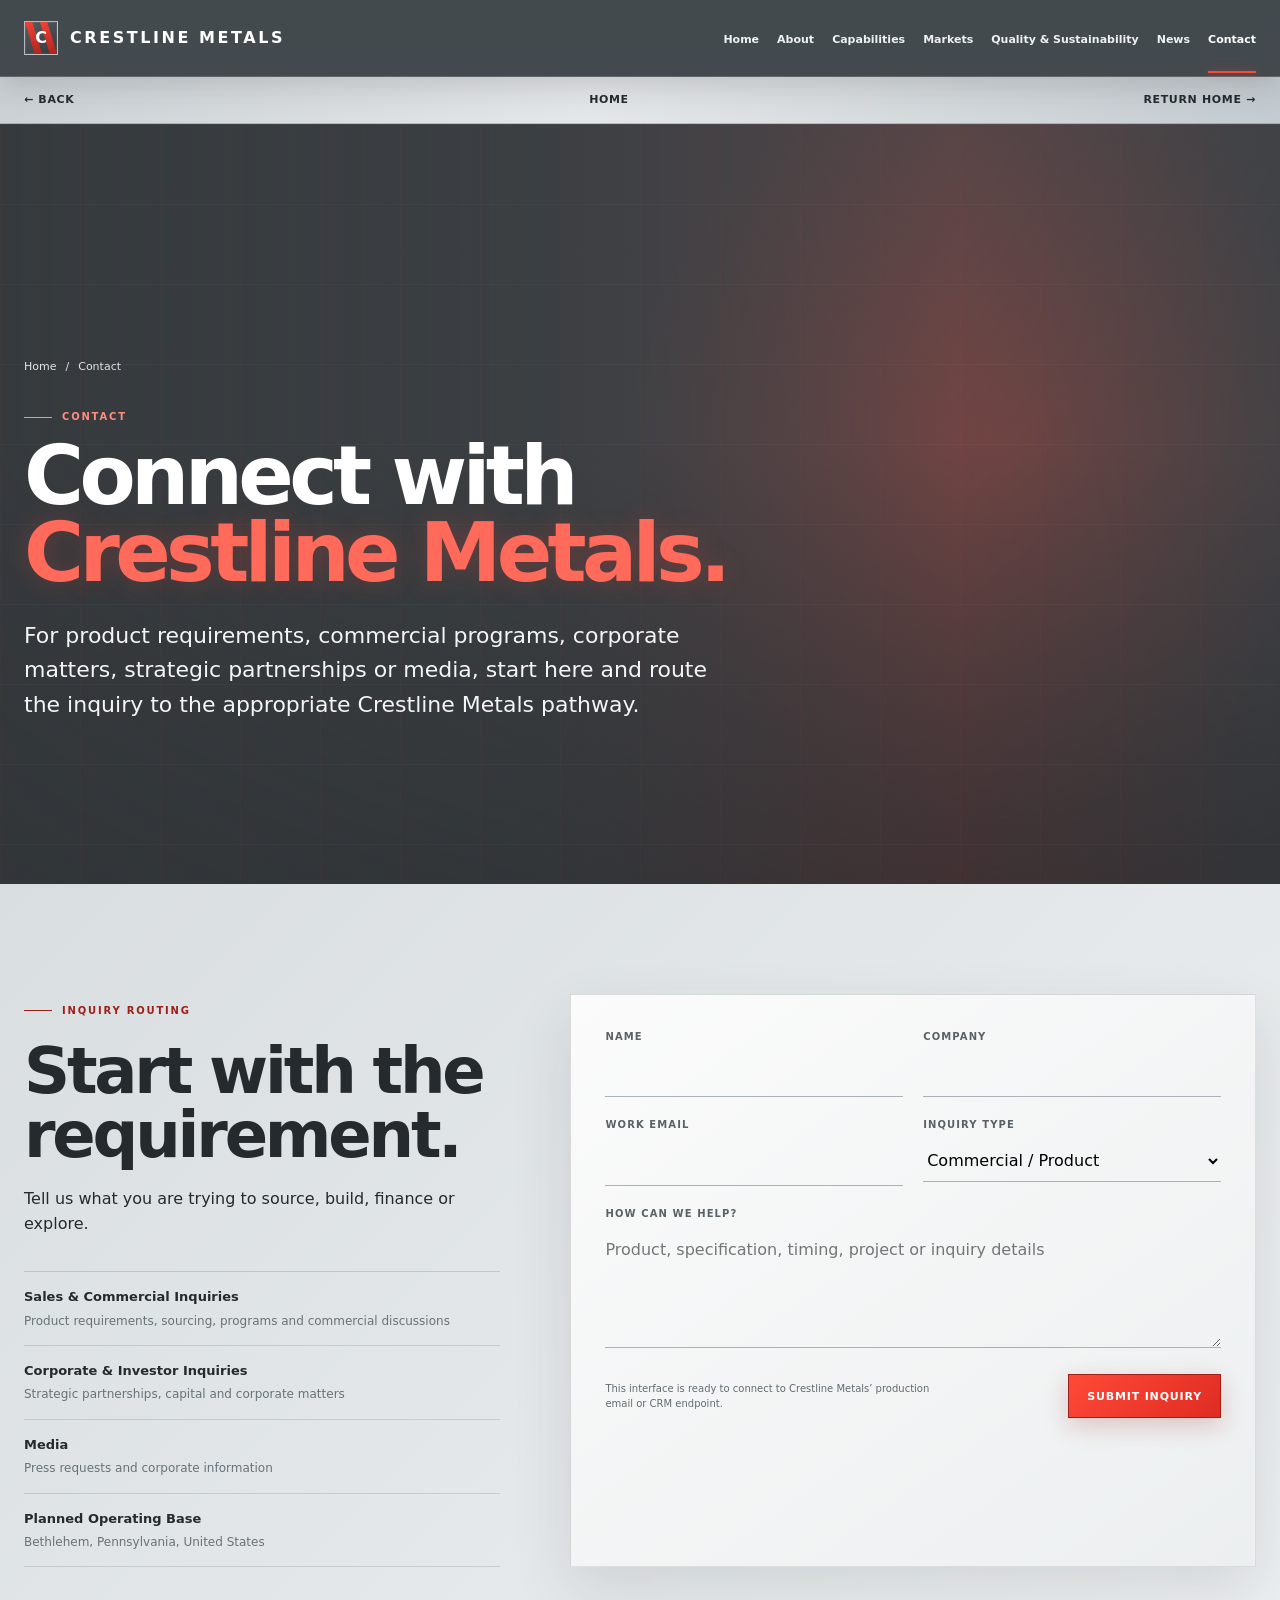
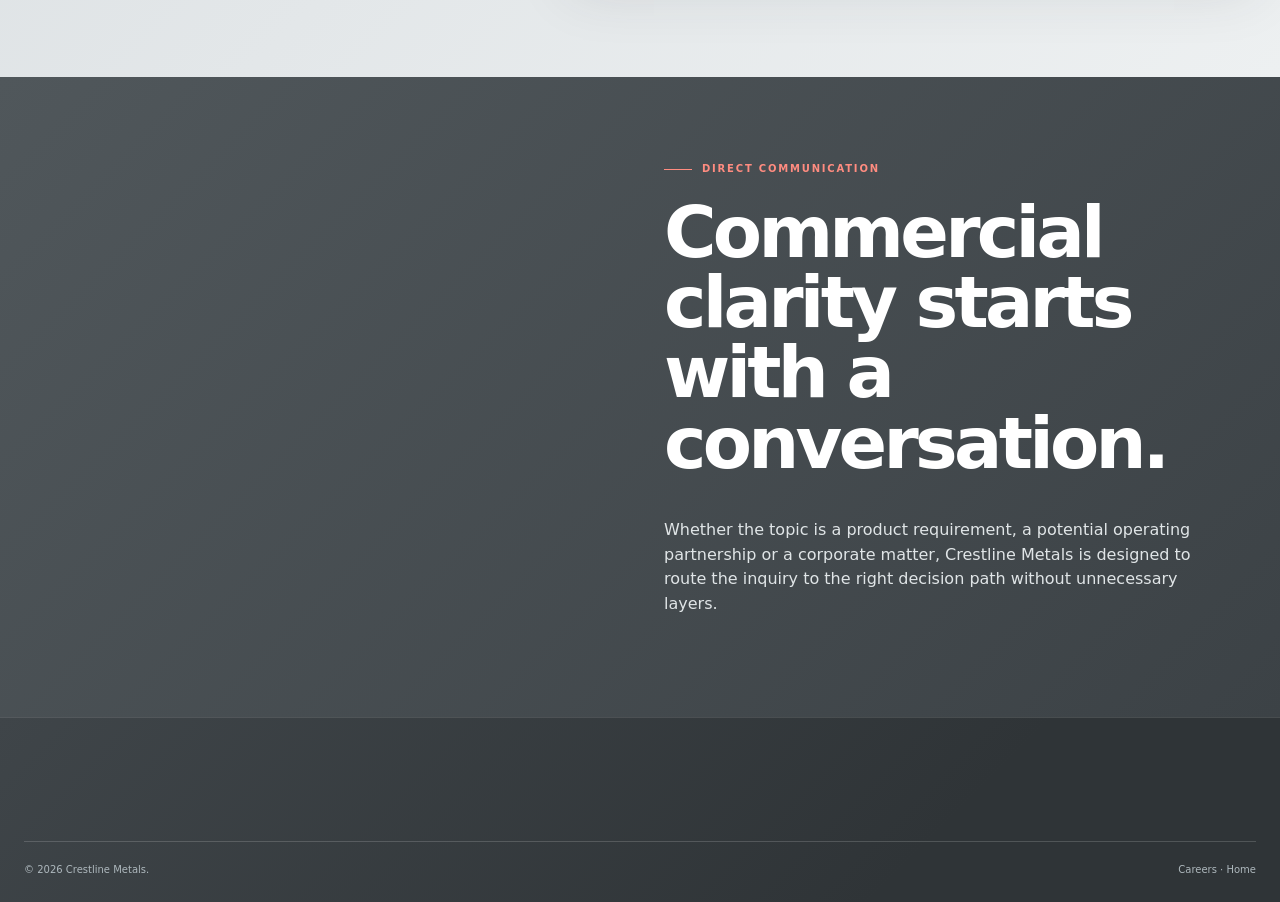
<file: contact.html>
<!doctype html><html lang='en'><head><meta charset='utf-8'><meta name='viewport' content='width=device-width,initial-scale=1'><meta name='description' content='Contact Crestline Metals for commercial, corporate, investor and media inquiries.'><title>Contact | Crestline Metals</title><link rel='stylesheet' href='/styles.css'></head><body><div class='progress' id='progress'></div><header><div class='wrap nav'><a class='brand' href='/'><span class='mark'><span>C</span></span><span class='brandtext'><strong>CRESTLINE METALS</strong></span></a><nav class='navlinks'><a href='/'>Home</a><a href='/about'>About</a><a href='/capabilities'>Capabilities</a><a href='/markets'>Markets</a><a href='/quality'>Quality & Sustainability</a><a href='/news'>News</a><a class='active' href='/contact'>Contact</a></nav><button class='menu' id='menu'>☰</button></div><nav class='mobilepanel' id='mobilepanel'><a href='/'>Home</a><a href='/about'>About</a><a href='/capabilities'>Capabilities</a><a href='/markets'>Markets</a><a href='/quality'>Quality</a><a href='/news'>News</a><a href='/contact'>Contact</a></nav></header><div class='backbar'><div class='wrap'><a href='/' onclick='if(history.length>1){event.preventDefault();history.back()}'>← Back</a><a href='/'>Home</a><a href='/'>Return Home →</a></div></div><main><section class='hero page'><div class='hero-bg' style="background-image:url('https://images.pexels.com/photos/209719/pexels-photo-209719.jpeg?auto=compress&cs=tinysrgb&w=2400')"></div><div class='hero-grid'></div><div class='wrap hero-inner'><div class='breadcrumb'><a href='/'>Home</a><span>/</span><span>Contact</span></div><span class='eyebrow'>Contact</span><h1>Connect with <span>Crestline Metals.</span></h1><p class='lead'>For product requirements, commercial programs, corporate matters, strategic partnerships or media, start here and route the inquiry to the appropriate Crestline Metals pathway.</p></div></section><section class='section soft'><div class='wrap'><div class='form-shell'><div><span class='eyebrow'>Inquiry Routing</span><h2 style='font-size:clamp(42px,5vw,68px);line-height:1;letter-spacing:-.05em;margin:20px 0'>Start with the requirement.</h2><p>Tell us what you are trying to source, build, finance or explore.</p><div class='contactcards'><div class='contactcard'><strong>Sales & Commercial Inquiries</strong><span>Product requirements, sourcing, programs and commercial discussions</span></div><div class='contactcard'><strong>Corporate & Investor Inquiries</strong><span>Strategic partnerships, capital and corporate matters</span></div><div class='contactcard'><strong>Media</strong><span>Press requests and corporate information</span></div><div class='contactcard'><strong>Planned Operating Base</strong><span>Bethlehem, Pennsylvania, United States</span></div></div></div><form id='inquiry'><div class='formgrid'><div class='field'><label for='name'>Name</label><input id='name' required></div><div class='field'><label for='company'>Company</label><input id='company'></div><div class='field'><label for='email'>Work Email</label><input id='email' type='email' required></div><div class='field'><label for='type'>Inquiry Type</label><select id='type'><option>Commercial / Product</option><option>Corporate / Investor</option><option>Media</option><option>Other</option></select></div><div class='field full'><label for='message'>How can we help?</label><textarea id='message' required placeholder='Product, specification, timing, project or inquiry details'></textarea></div></div><div class='formfoot'><span class='formnote'>This interface is ready to connect to Crestline Metals’ production email or CRM endpoint.</span><button class='btn dark' type='submit'>Submit Inquiry</button></div><div class='status' id='status'></div></form></div></div></section><section class='split dark'><div class='split-image' style="background-image:url('https://images.pexels.com/photos/8353780/pexels-photo-8353780.jpeg?auto=compress&cs=tinysrgb&w=1800')"></div><div class='split-copy'><span class='eyebrow'>Direct Communication</span><h2>Commercial clarity starts with a conversation.</h2><p>Whether the topic is a product requirement, a potential operating partnership or a corporate matter, Crestline Metals is designed to route the inquiry to the right decision path without unnecessary layers.</p></div></section></main><footer><div class='wrap'><div class='footerbottom'><span>© <span id='year'></span> Crestline Metals.</span><span><a href='/careers'>Careers</a> · <a href='/'>Home</a></span></div></div></footer><script src='/site.js'></script></body></html>
</file>
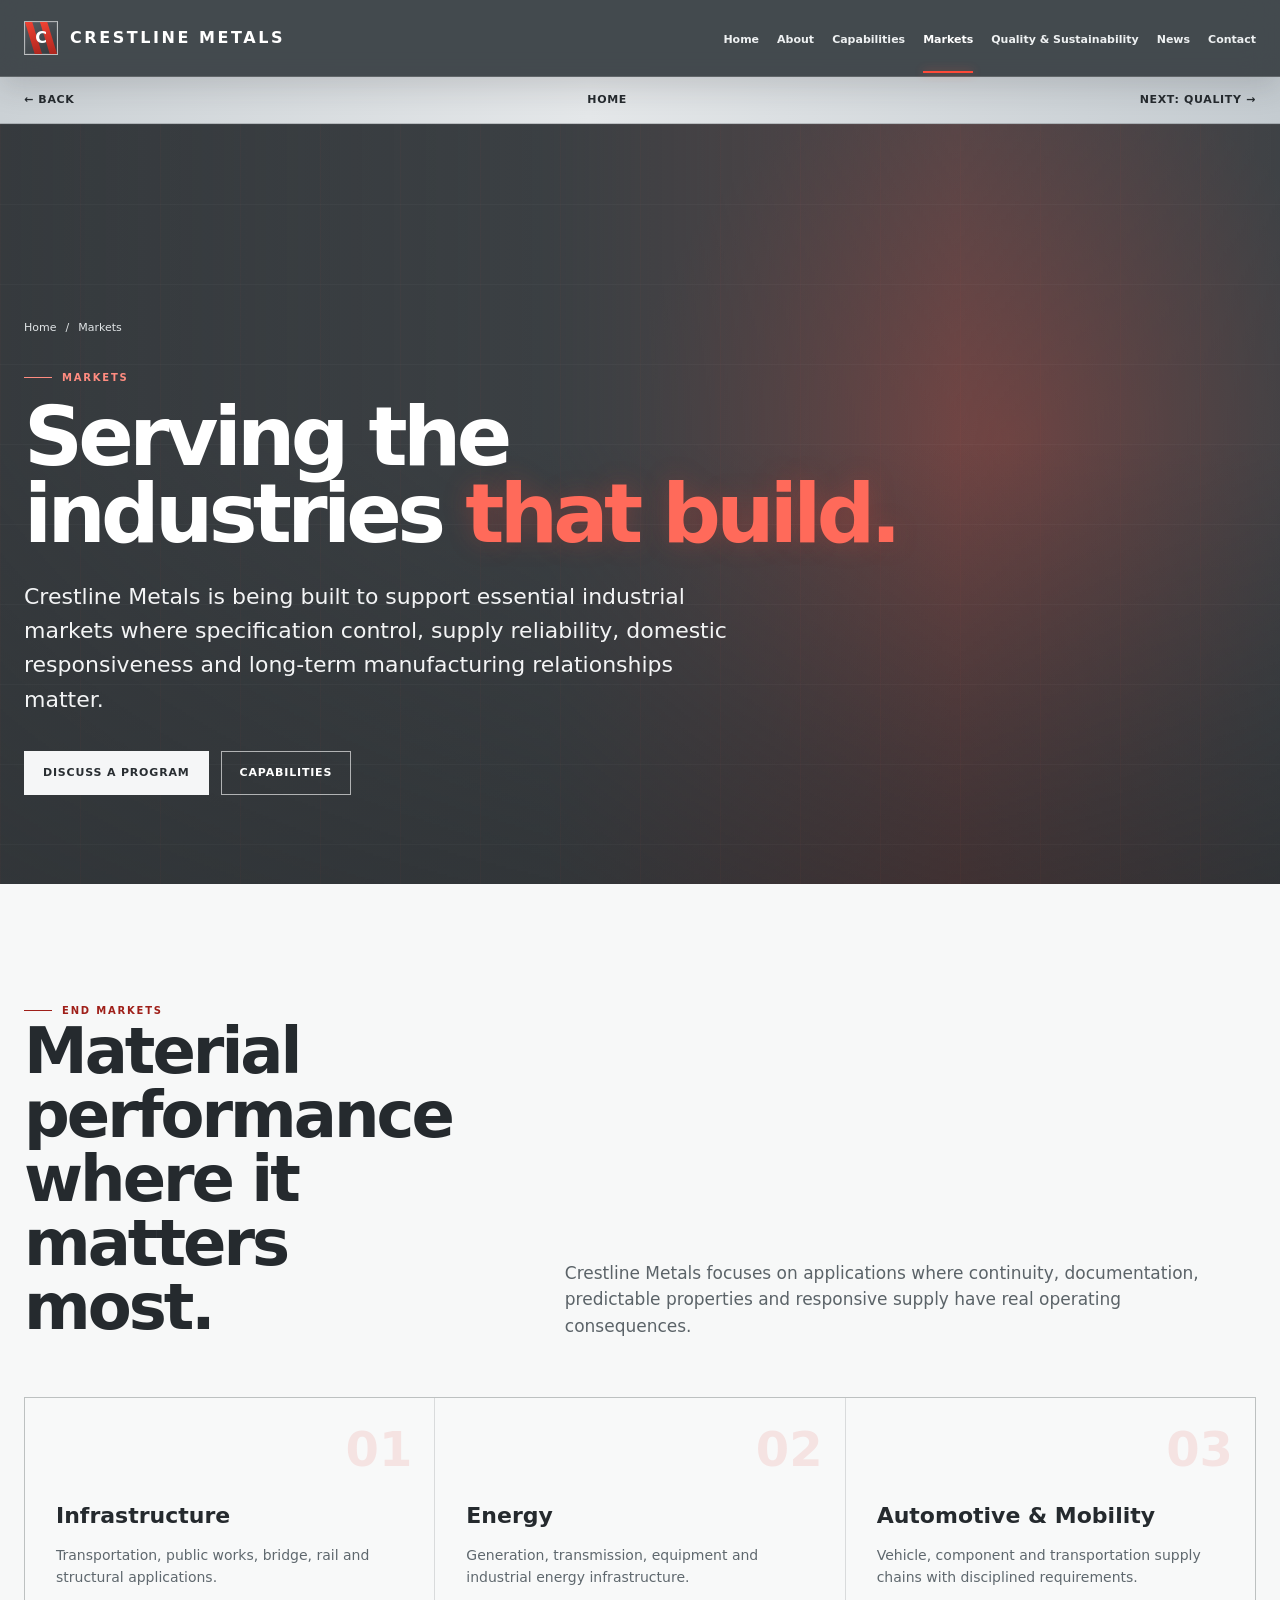
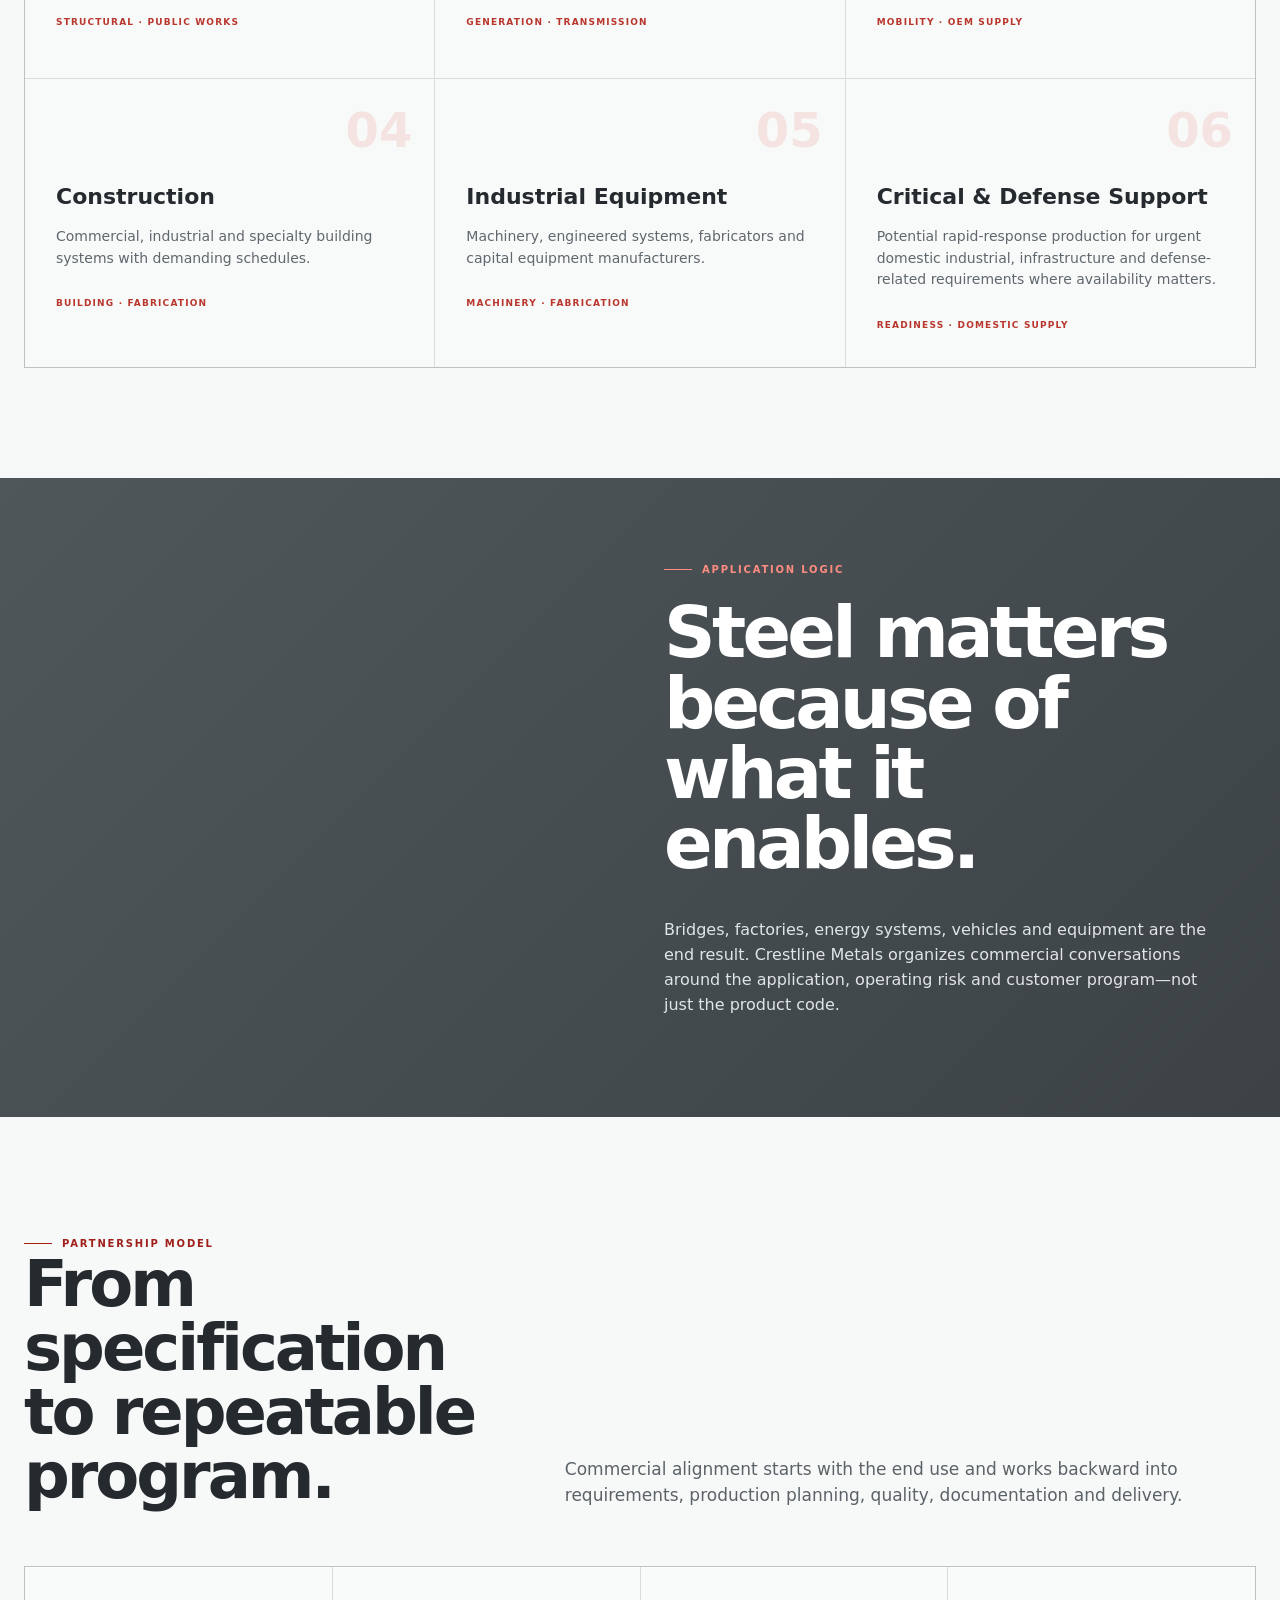
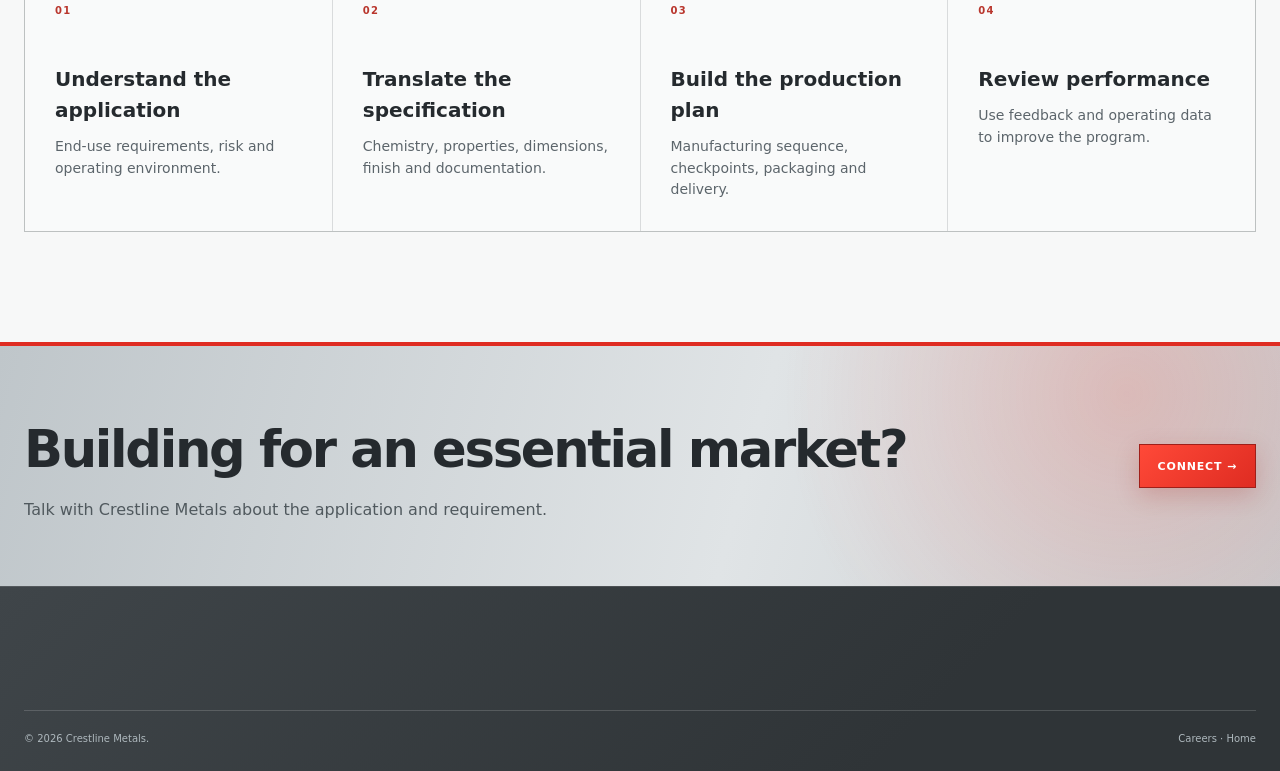
<file: markets.html>
<!doctype html><html lang='en'><head><meta charset='utf-8'><meta name='viewport' content='width=device-width,initial-scale=1'><meta name='description' content='Crestline Metals serves infrastructure, energy, mobility, construction, industrial and critical-response markets.'><title>Markets | Crestline Metals</title><link rel='stylesheet' href='/styles.css'></head><body><div class='progress' id='progress'></div><header><div class='wrap nav'><a class='brand' href='/'><span class='mark'><span>C</span></span><span class='brandtext'><strong>CRESTLINE METALS</strong></span></a><nav class='navlinks'><a href='/'>Home</a><a href='/about'>About</a><a href='/capabilities'>Capabilities</a><a class='active' href='/markets'>Markets</a><a href='/quality'>Quality & Sustainability</a><a href='/news'>News</a><a href='/contact'>Contact</a></nav><button class='menu' id='menu'>☰</button></div><nav class='mobilepanel' id='mobilepanel'><a href='/'>Home</a><a href='/about'>About</a><a href='/capabilities'>Capabilities</a><a href='/markets'>Markets</a><a href='/quality'>Quality</a><a href='/news'>News</a><a href='/contact'>Contact</a></nav></header><div class='backbar'><div class='wrap'><a href='/' onclick='if(history.length>1){event.preventDefault();history.back()}'>← Back</a><a href='/'>Home</a><a href='/quality'>Next: Quality →</a></div></div><main><section class='hero page'><div class='hero-bg' style="background-image:url('https://images.pexels.com/photos/18303242/pexels-photo-18303242.jpeg?auto=compress&cs=tinysrgb&w=2400')"></div><div class='hero-grid'></div><div class='wrap hero-inner'><div class='breadcrumb'><a href='/'>Home</a><span>/</span><span>Markets</span></div><span class='eyebrow'>Markets</span><h1>Serving the industries <span>that build.</span></h1><p class='lead'>Crestline Metals is being built to support essential industrial markets where specification control, supply reliability, domestic responsiveness and long-term manufacturing relationships matter.</p><div class='hero-actions'><a class='btn white' href='/contact'>Discuss a Program</a><a class='btn outline' href='/capabilities'>Capabilities</a></div></div></section><section class='section white'><div class='wrap'><div class='section-head'><div><span class='eyebrow'>End Markets</span><h2>Material performance where it matters most.</h2></div><p>Crestline Metals focuses on applications where continuity, documentation, predictable properties and responsive supply have real operating consequences.</p></div><div class='marketgrid'><article class='market'><em>01</em><h3>Infrastructure</h3><p>Transportation, public works, bridge, rail and structural applications.</p><small>Structural · Public Works</small></article><article class='market'><em>02</em><h3>Energy</h3><p>Generation, transmission, equipment and industrial energy infrastructure.</p><small>Generation · Transmission</small></article><article class='market'><em>03</em><h3>Automotive & Mobility</h3><p>Vehicle, component and transportation supply chains with disciplined requirements.</p><small>Mobility · OEM Supply</small></article><article class='market'><em>04</em><h3>Construction</h3><p>Commercial, industrial and specialty building systems with demanding schedules.</p><small>Building · Fabrication</small></article><article class='market'><em>05</em><h3>Industrial Equipment</h3><p>Machinery, engineered systems, fabricators and capital equipment manufacturers.</p><small>Machinery · Fabrication</small></article><article class='market'><em>06</em><h3>Critical & Defense Support</h3><p>Potential rapid-response production for urgent domestic industrial, infrastructure and defense-related requirements where availability matters.</p><small>Readiness · Domestic Supply</small></article></div></div></section><section class='split dark'><div class='split-image' style="background-image:url('https://images.pexels.com/photos/13644275/pexels-photo-13644275.jpeg?auto=compress&cs=tinysrgb&w=1800')"></div><div class='split-copy'><span class='eyebrow'>Application Logic</span><h2>Steel matters because of what it enables.</h2><p>Bridges, factories, energy systems, vehicles and equipment are the end result. Crestline Metals organizes commercial conversations around the application, operating risk and customer program—not just the product code.</p></div></section><section class='section white'><div class='wrap'><div class='section-head'><div><span class='eyebrow'>Partnership Model</span><h2>From specification to repeatable program.</h2></div><p>Commercial alignment starts with the end use and works backward into requirements, production planning, quality, documentation and delivery.</p></div><div class='grid4'><article class='card'><span class='num'>01</span><h3>Understand the application</h3><p>End-use requirements, risk and operating environment.</p></article><article class='card'><span class='num'>02</span><h3>Translate the specification</h3><p>Chemistry, properties, dimensions, finish and documentation.</p></article><article class='card'><span class='num'>03</span><h3>Build the production plan</h3><p>Manufacturing sequence, checkpoints, packaging and delivery.</p></article><article class='card'><span class='num'>04</span><h3>Review performance</h3><p>Use feedback and operating data to improve the program.</p></article></div></div></section></main><section class='final'><div class='wrap finalgrid'><div><h2>Building for an essential market?</h2><p>Talk with Crestline Metals about the application and requirement.</p></div><a class='btn dark' href='/contact'>Connect →</a></div></section><footer><div class='wrap'><div class='footerbottom'><span>© <span id='year'></span> Crestline Metals.</span><span><a href='/careers'>Careers</a> · <a href='/'>Home</a></span></div></div></footer><script src='/site.js'></script></body></html>
</file>
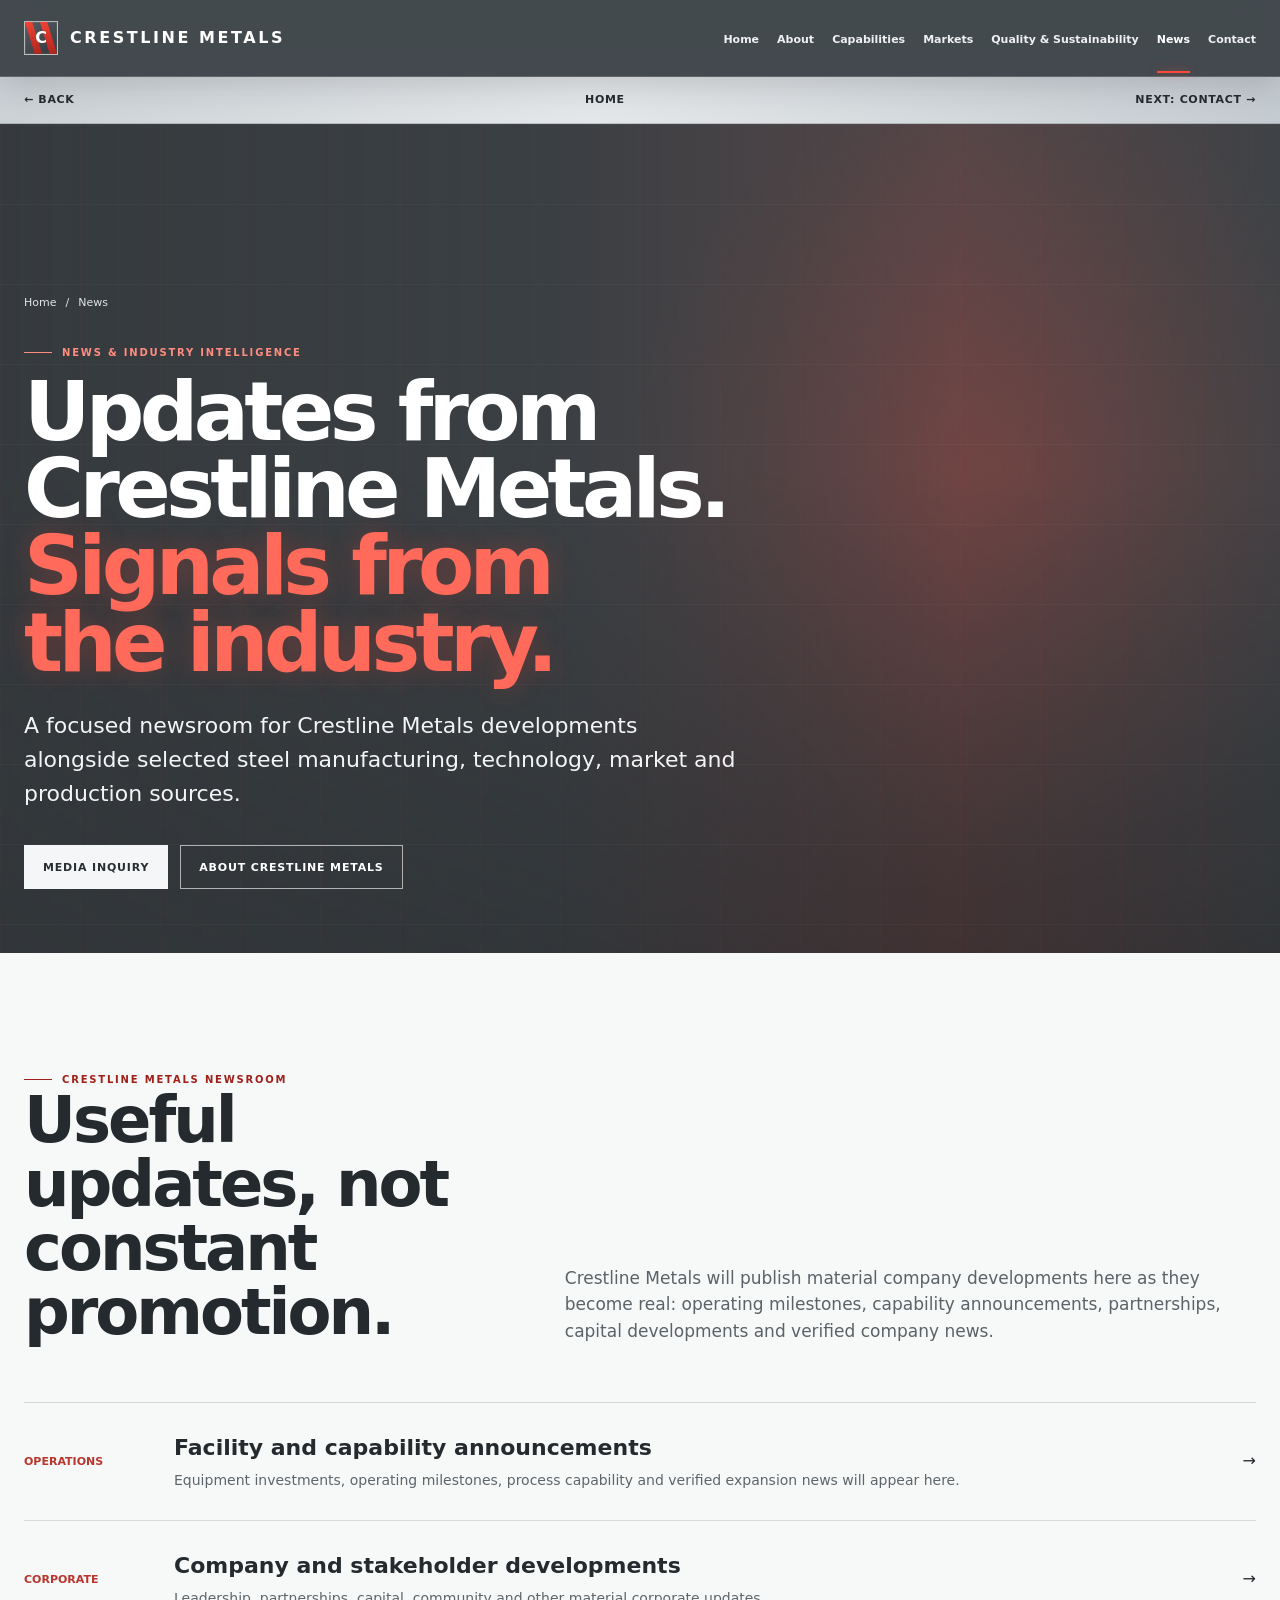
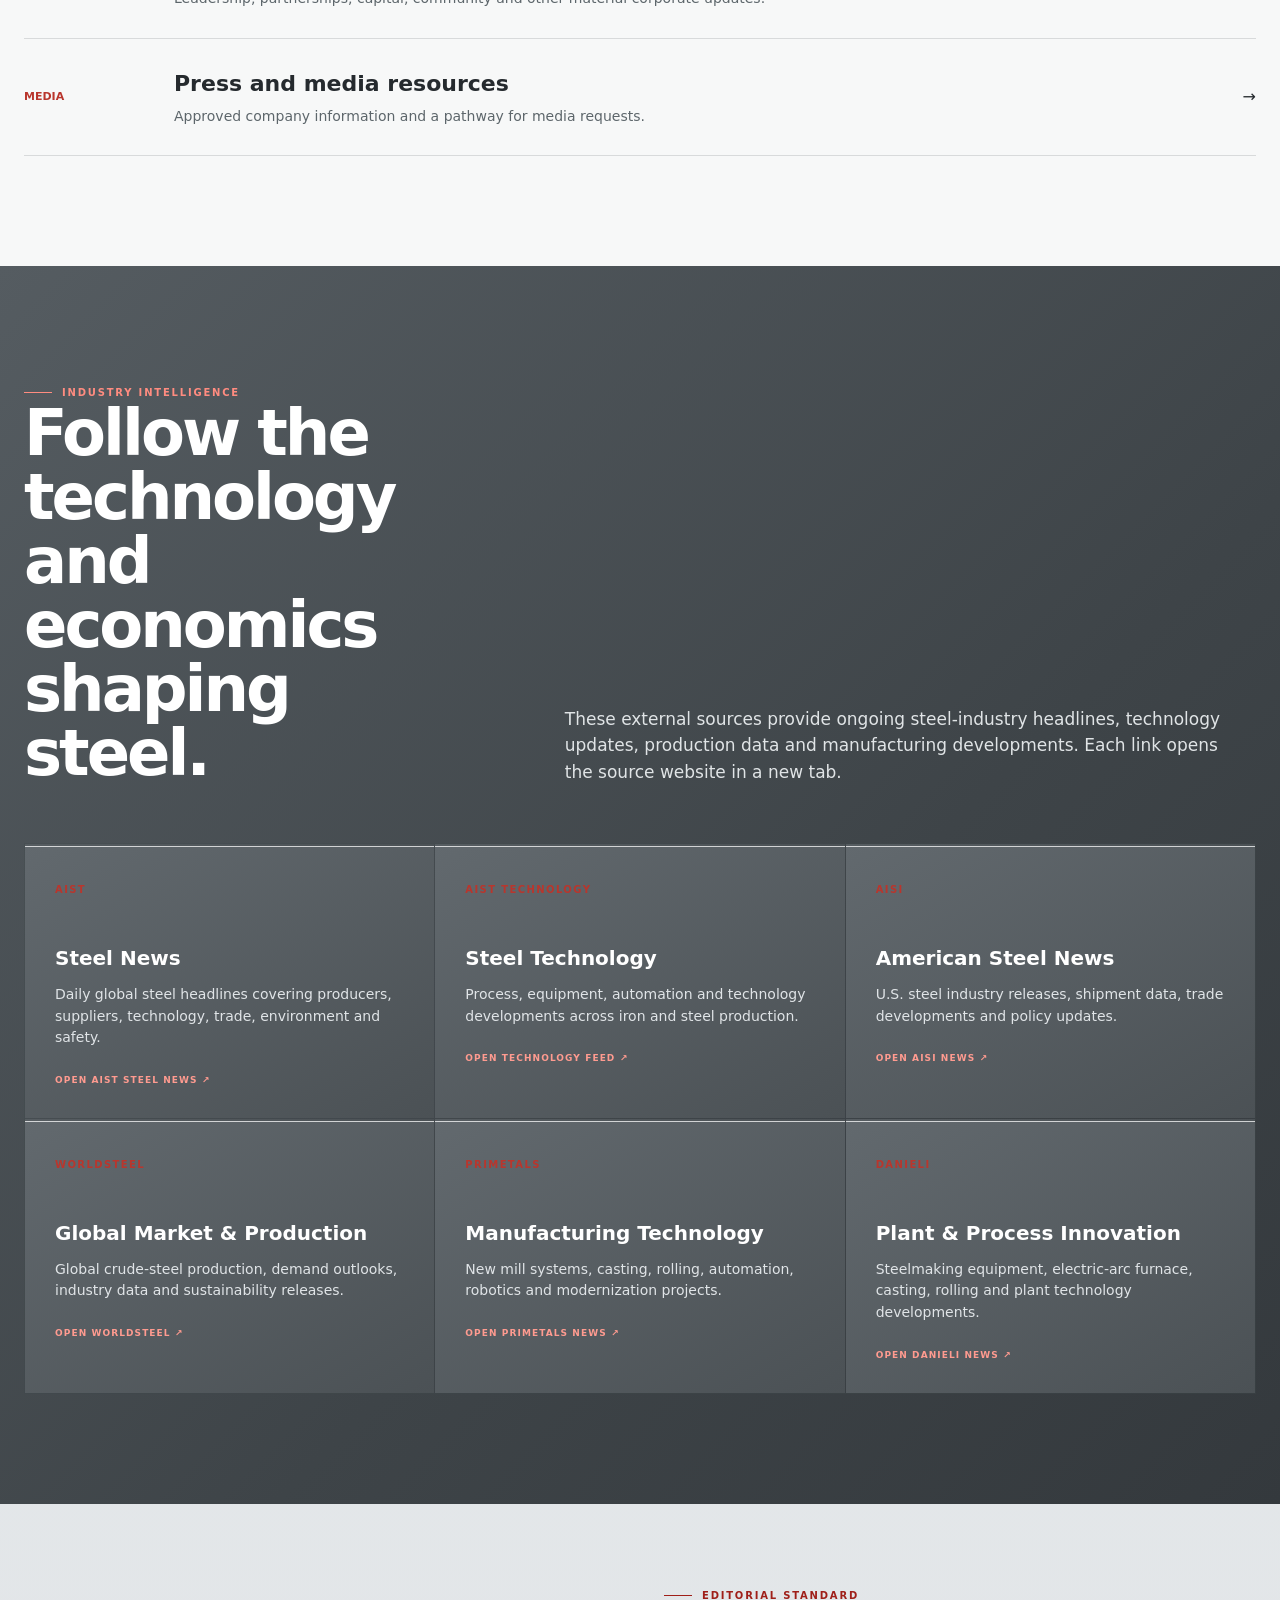
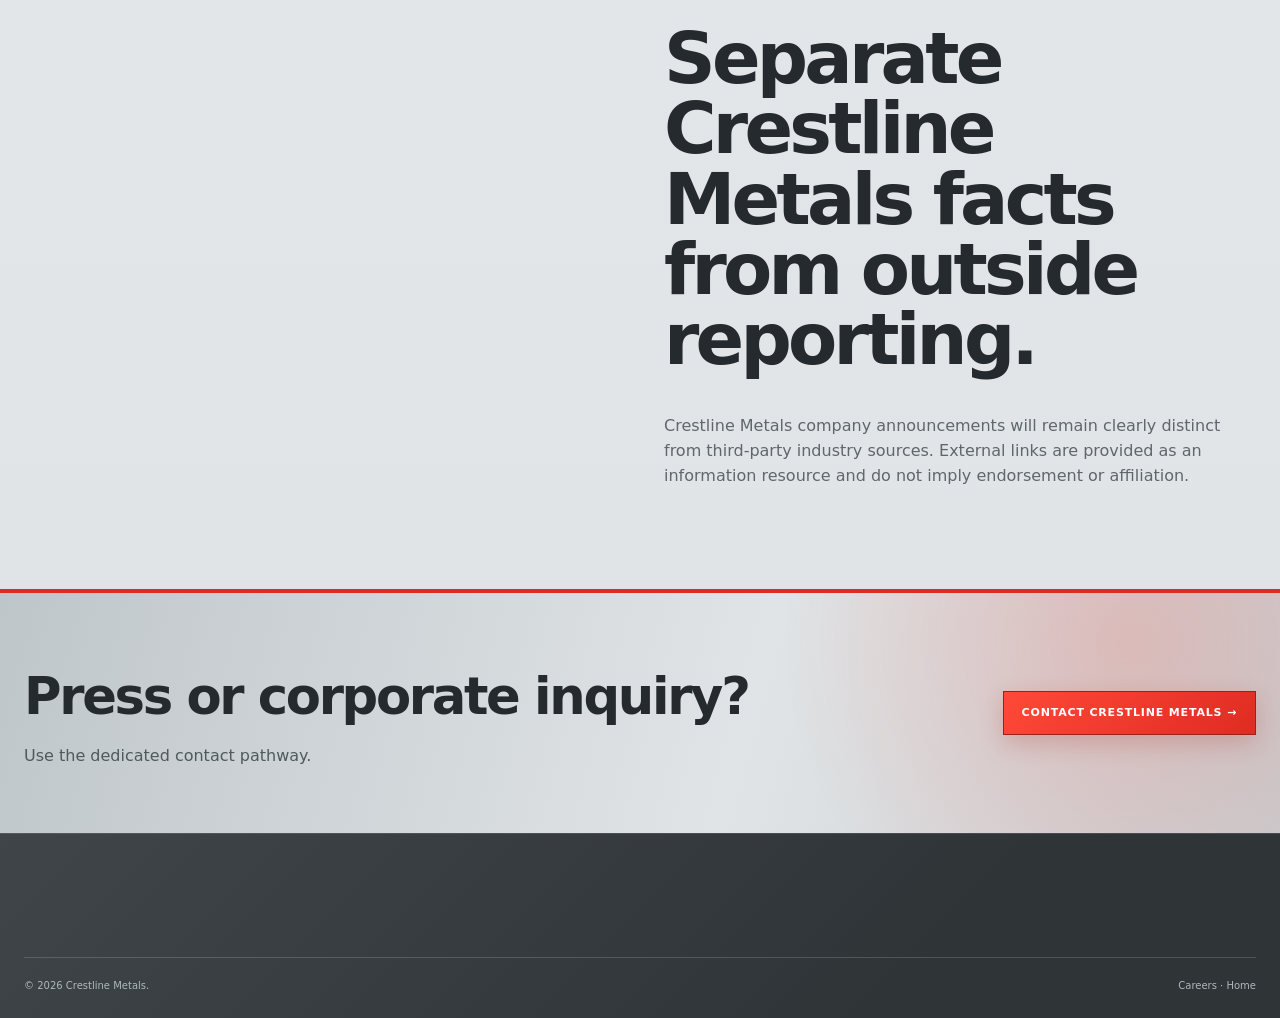
<file: news.html>
<!doctype html><html lang='en'><head><meta charset='utf-8'><meta name='viewport' content='width=device-width,initial-scale=1'><meta name='description' content='Crestline Metals updates plus selected steel manufacturing, markets and technology sources.'><title>News & Industry Intelligence | Crestline Metals</title><link rel='stylesheet' href='/styles.css'></head><body><div class='progress' id='progress'></div><header><div class='wrap nav'><a class='brand' href='/'><span class='mark'><span>C</span></span><span class='brandtext'><strong>CRESTLINE METALS</strong></span></a><nav class='navlinks'><a href='/'>Home</a><a href='/about'>About</a><a href='/capabilities'>Capabilities</a><a href='/markets'>Markets</a><a href='/quality'>Quality & Sustainability</a><a class='active' href='/news'>News</a><a href='/contact'>Contact</a></nav><button class='menu' id='menu'>☰</button></div><nav class='mobilepanel' id='mobilepanel'><a href='/'>Home</a><a href='/about'>About</a><a href='/capabilities'>Capabilities</a><a href='/markets'>Markets</a><a href='/quality'>Quality</a><a href='/news'>News</a><a href='/contact'>Contact</a></nav></header><div class='backbar'><div class='wrap'><a href='/' onclick='if(history.length>1){event.preventDefault();history.back()}'>← Back</a><a href='/'>Home</a><a href='/contact'>Next: Contact →</a></div></div><main><section class='hero page'><div class='hero-bg' style="background-image:url('https://images.pexels.com/photos/11765539/pexels-photo-11765539.jpeg?auto=compress&cs=tinysrgb&w=2400')"></div><div class='hero-grid'></div><div class='wrap hero-inner'><div class='breadcrumb'><a href='/'>Home</a><span>/</span><span>News</span></div><span class='eyebrow'>News & Industry Intelligence</span><h1>Updates from Crestline Metals. <span>Signals from the industry.</span></h1><p class='lead'>A focused newsroom for Crestline Metals developments alongside selected steel manufacturing, technology, market and production sources.</p><div class='hero-actions'><a class='btn white' href='/contact'>Media Inquiry</a><a class='btn outline' href='/about'>About Crestline Metals</a></div></div></section><section class='section white'><div class='wrap'><div class='section-head'><div><span class='eyebrow'>Crestline Metals Newsroom</span><h2>Useful updates, not constant promotion.</h2></div><p>Crestline Metals will publish material company developments here as they become real: operating milestones, capability announcements, partnerships, capital developments and verified company news.</p></div><div class='newslist'><article class='newsrow'><time>OPERATIONS</time><div><h3>Facility and capability announcements</h3><p>Equipment investments, operating milestones, process capability and verified expansion news will appear here.</p></div><span>→</span></article><article class='newsrow'><time>CORPORATE</time><div><h3>Company and stakeholder developments</h3><p>Leadership, partnerships, capital, community and other material corporate updates.</p></div><span>→</span></article><article class='newsrow'><time>MEDIA</time><div><h3>Press and media resources</h3><p>Approved company information and a pathway for media requests.</p></div><span>→</span></article></div></div></section><section class='section dark'><div class='wrap'><div class='section-head'><div><span class='eyebrow'>Industry Intelligence</span><h2>Follow the technology and economics shaping steel.</h2></div><p>These external sources provide ongoing steel-industry headlines, technology updates, production data and manufacturing developments. Each link opens the source website in a new tab.</p></div><div class='marketgrid'><a class='card' href='https://www.aist.org/steel-news' target='_blank' rel='noopener noreferrer'><span class='num'>AIST</span><h3>Steel News</h3><p>Daily global steel headlines covering producers, suppliers, technology, trade, environment and safety.</p><small>Open AIST Steel News ↗</small></a><a class='card' href='https://www.aist.org/steel-news?category=Technology&topcat=true' target='_blank' rel='noopener noreferrer'><span class='num'>AIST TECHNOLOGY</span><h3>Steel Technology</h3><p>Process, equipment, automation and technology developments across iron and steel production.</p><small>Open Technology Feed ↗</small></a><a class='card' href='https://www.steel.org/news/' target='_blank' rel='noopener noreferrer'><span class='num'>AISI</span><h3>American Steel News</h3><p>U.S. steel industry releases, shipment data, trade developments and policy updates.</p><small>Open AISI News ↗</small></a><a class='card' href='https://worldsteel.org/media/press-releases/2026/' target='_blank' rel='noopener noreferrer'><span class='num'>WORLDSTEEL</span><h3>Global Market & Production</h3><p>Global crude-steel production, demand outlooks, industry data and sustainability releases.</p><small>Open worldsteel ↗</small></a><a class='card' href='https://www.primetals.com/en/news/' target='_blank' rel='noopener noreferrer'><span class='num'>PRIMETALS</span><h3>Manufacturing Technology</h3><p>New mill systems, casting, rolling, automation, robotics and modernization projects.</p><small>Open Primetals News ↗</small></a><a class='card' href='https://www.danieli.com/en/' target='_blank' rel='noopener noreferrer'><span class='num'>DANIELI</span><h3>Plant & Process Innovation</h3><p>Steelmaking equipment, electric-arc furnace, casting, rolling and plant technology developments.</p><small>Open Danieli News ↗</small></a></div></div></section><section class='split'><div class='split-image' style="background-image:url('https://images.pexels.com/photos/35082106/pexels-photo-35082106.jpeg?auto=compress&cs=tinysrgb&w=1800')"></div><div class='split-copy'><span class='eyebrow'>Editorial Standard</span><h2>Separate Crestline Metals facts from outside reporting.</h2><p>Crestline Metals company announcements will remain clearly distinct from third-party industry sources. External links are provided as an information resource and do not imply endorsement or affiliation.</p></div></section></main><section class='final'><div class='wrap finalgrid'><div><h2>Press or corporate inquiry?</h2><p>Use the dedicated contact pathway.</p></div><a class='btn dark' href='/contact'>Contact Crestline Metals →</a></div></section><footer><div class='wrap'><div class='footerbottom'><span>© <span id='year'></span> Crestline Metals.</span><span><a href='/careers'>Careers</a> · <a href='/'>Home</a></span></div></div></footer><script src='/site.js'></script></body></html>
</file>
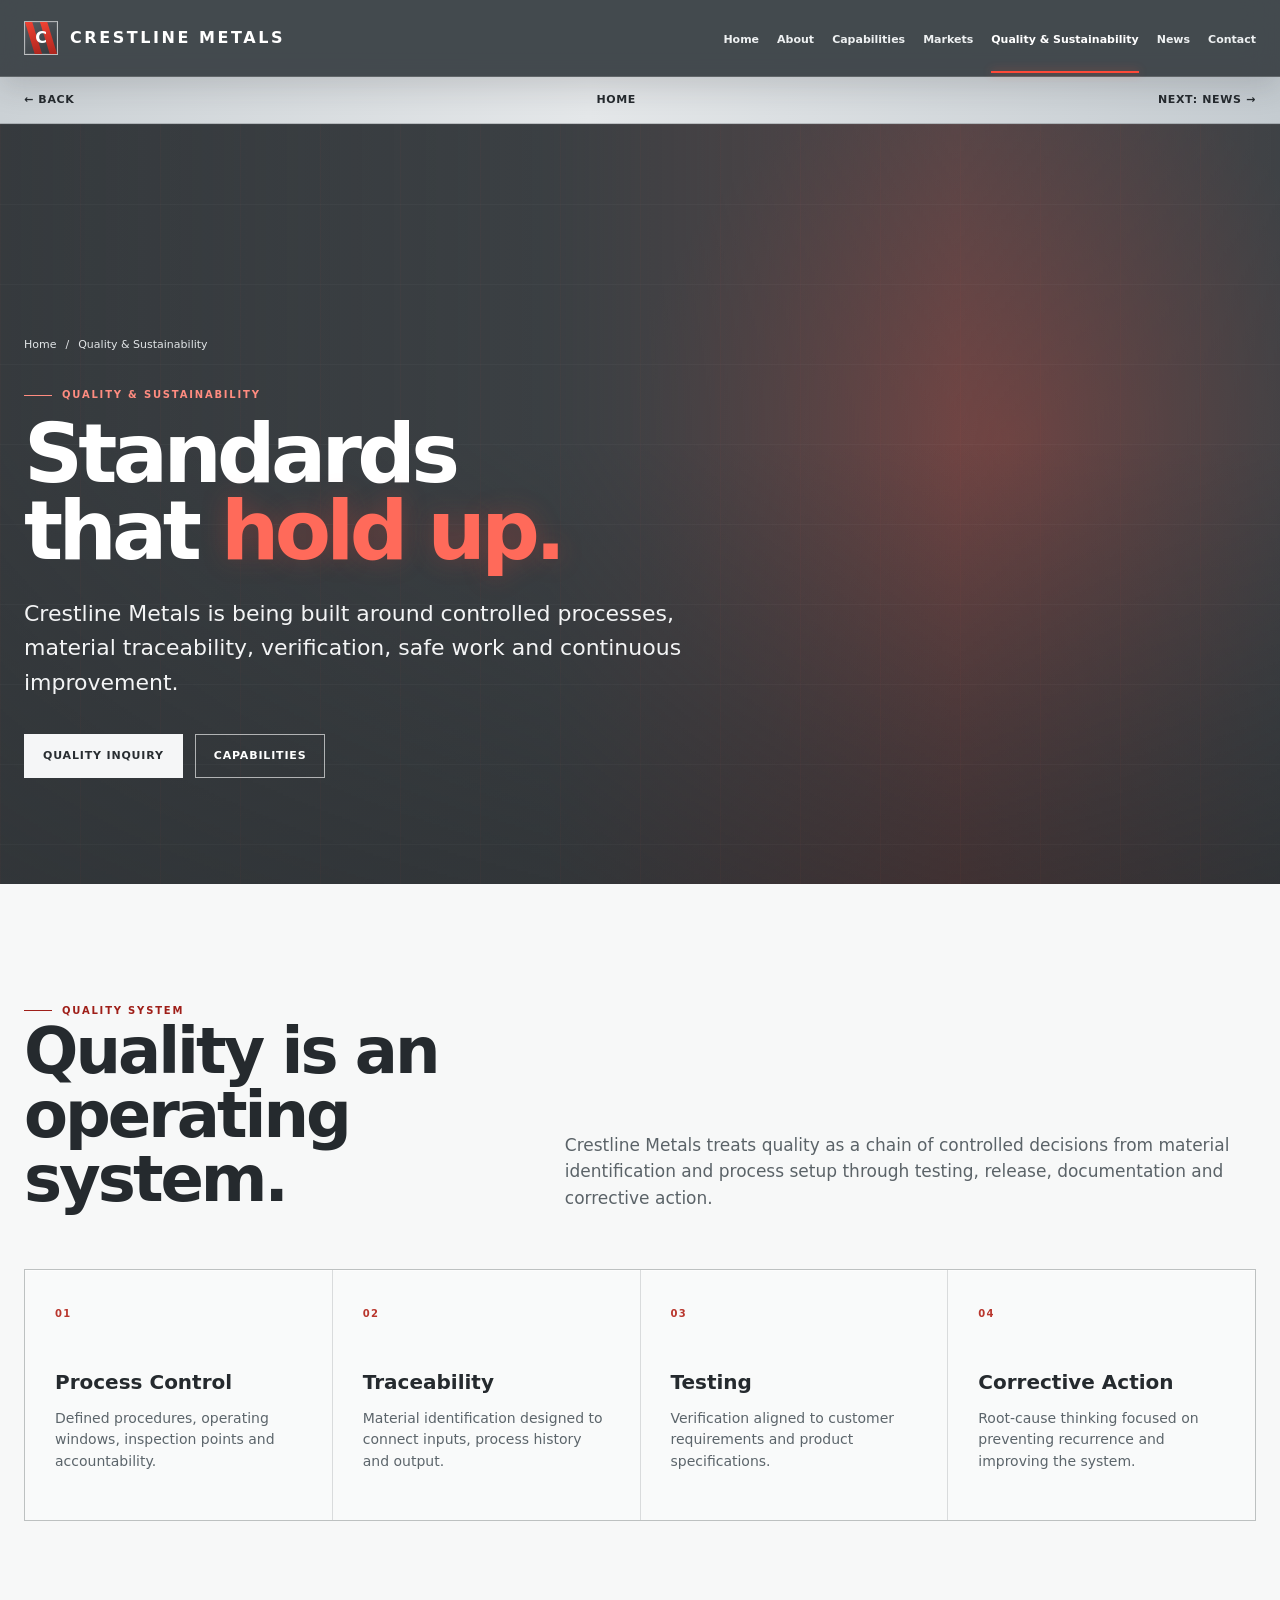
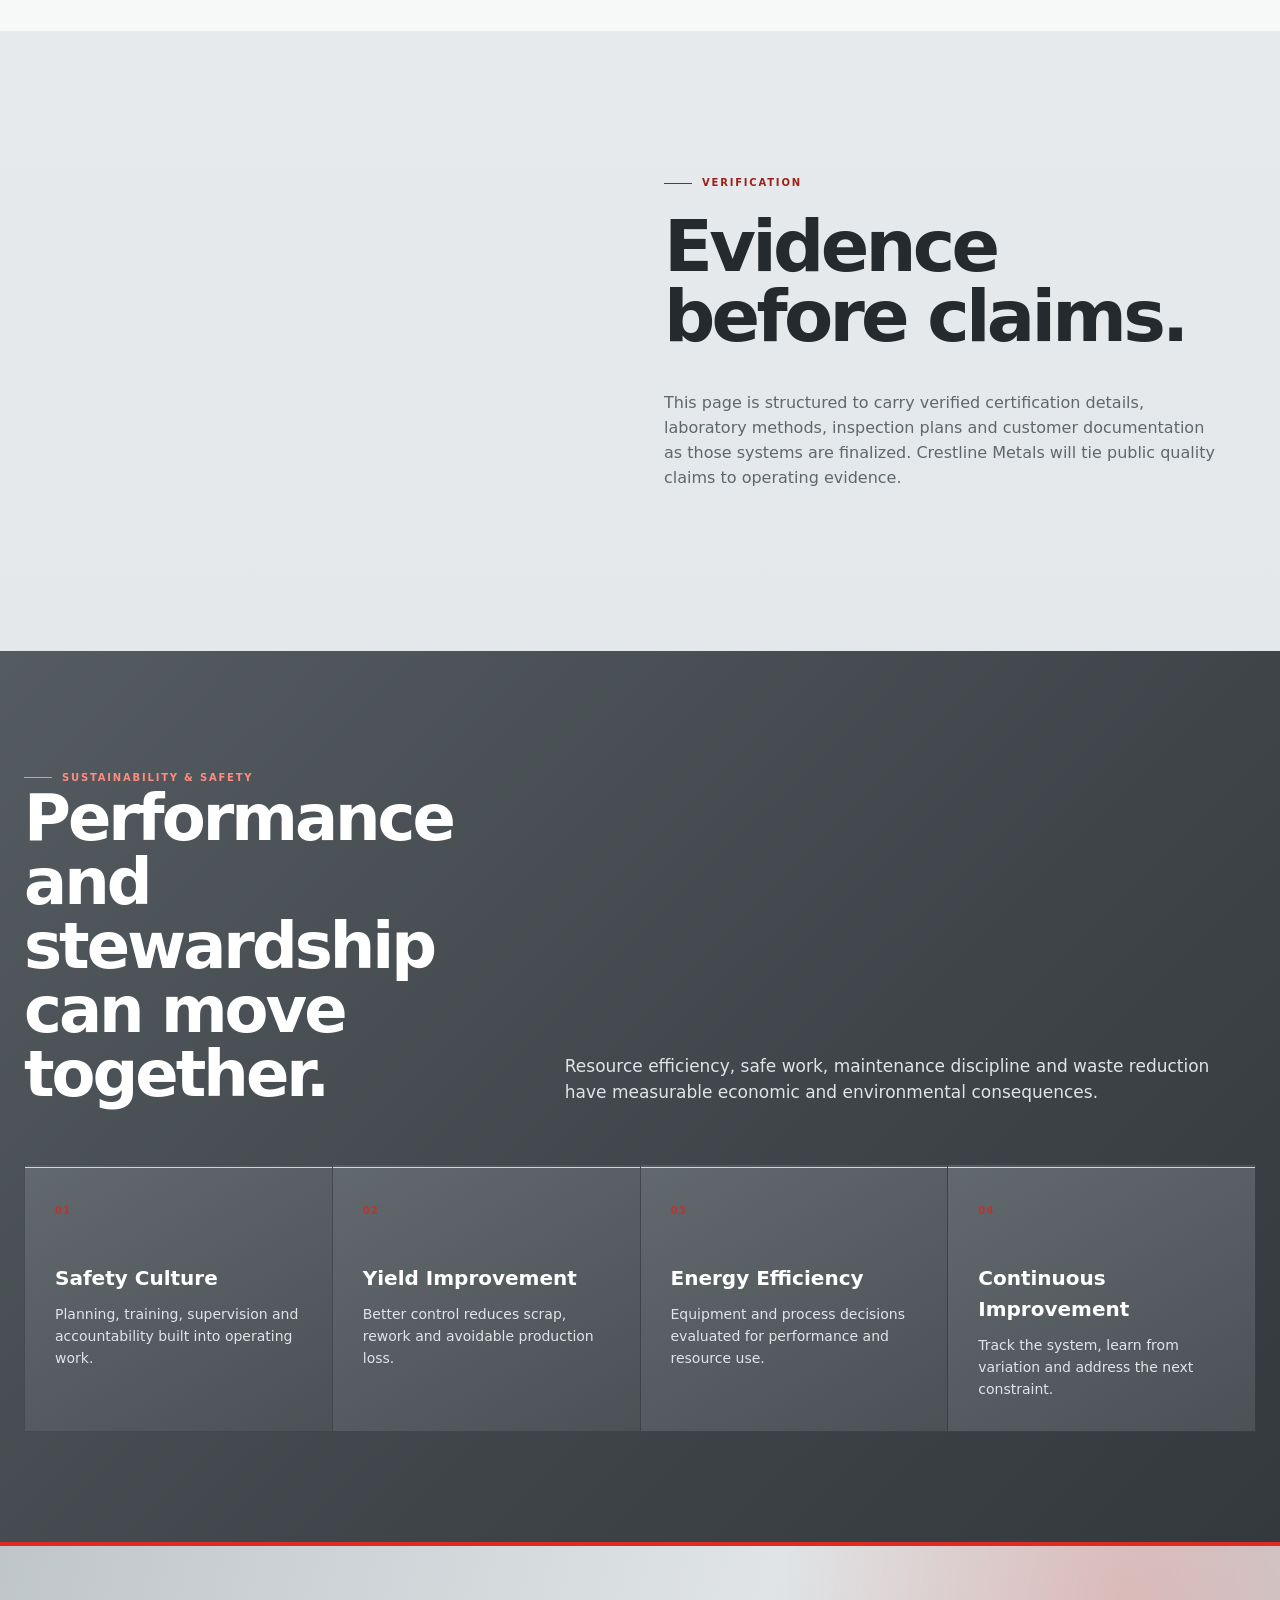
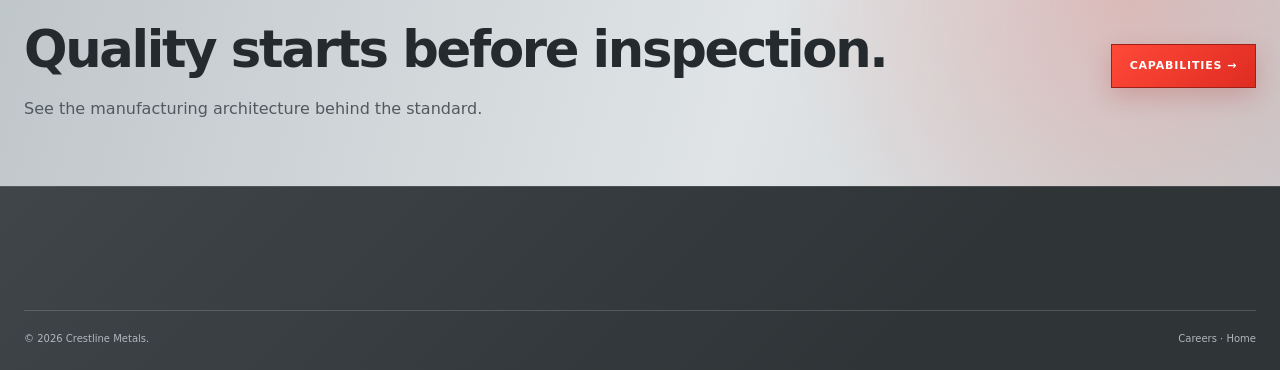
<file: quality.html>
<!doctype html><html lang='en'><head><meta charset='utf-8'><meta name='viewport' content='width=device-width,initial-scale=1'><meta name='description' content='Crestline Metals quality, testing, safety and sustainability priorities.'><title>Quality & Sustainability | Crestline Metals</title><link rel='stylesheet' href='/styles.css'></head><body><div class='progress' id='progress'></div><header><div class='wrap nav'><a class='brand' href='/'><span class='mark'><span>C</span></span><span class='brandtext'><strong>CRESTLINE METALS</strong></span></a><nav class='navlinks'><a href='/'>Home</a><a href='/about'>About</a><a href='/capabilities'>Capabilities</a><a href='/markets'>Markets</a><a class='active' href='/quality'>Quality & Sustainability</a><a href='/news'>News</a><a href='/contact'>Contact</a></nav><button class='menu' id='menu'>☰</button></div><nav class='mobilepanel' id='mobilepanel'><a href='/'>Home</a><a href='/about'>About</a><a href='/capabilities'>Capabilities</a><a href='/markets'>Markets</a><a href='/quality'>Quality</a><a href='/news'>News</a><a href='/contact'>Contact</a></nav></header><div class='backbar'><div class='wrap'><a href='/' onclick='if(history.length>1){event.preventDefault();history.back()}'>← Back</a><a href='/'>Home</a><a href='/news'>Next: News →</a></div></div><main><section class='hero page'><div class='hero-bg' style="background-image:url('https://images.pexels.com/photos/19895881/pexels-photo-19895881.jpeg?auto=compress&cs=tinysrgb&w=2400')"></div><div class='hero-grid'></div><div class='wrap hero-inner'><div class='breadcrumb'><a href='/'>Home</a><span>/</span><span>Quality & Sustainability</span></div><span class='eyebrow'>Quality & Sustainability</span><h1>Standards that <span>hold up.</span></h1><p class='lead'>Crestline Metals is being built around controlled processes, material traceability, verification, safe work and continuous improvement.</p><div class='hero-actions'><a class='btn white' href='/contact'>Quality Inquiry</a><a class='btn outline' href='/capabilities'>Capabilities</a></div></div></section><section class='section white'><div class='wrap'><div class='section-head'><div><span class='eyebrow'>Quality System</span><h2>Quality is an operating system.</h2></div><p>Crestline Metals treats quality as a chain of controlled decisions from material identification and process setup through testing, release, documentation and corrective action.</p></div><div class='grid4'><article class='card'><span class='num'>01</span><h3>Process Control</h3><p>Defined procedures, operating windows, inspection points and accountability.</p></article><article class='card'><span class='num'>02</span><h3>Traceability</h3><p>Material identification designed to connect inputs, process history and output.</p></article><article class='card'><span class='num'>03</span><h3>Testing</h3><p>Verification aligned to customer requirements and product specifications.</p></article><article class='card'><span class='num'>04</span><h3>Corrective Action</h3><p>Root-cause thinking focused on preventing recurrence and improving the system.</p></article></div></div></section><section class='split'><div class='split-image' style="background-image:url('https://images.pexels.com/photos/32845674/pexels-photo-32845674.jpeg?auto=compress&cs=tinysrgb&w=1800')"></div><div class='split-copy'><span class='eyebrow'>Verification</span><h2>Evidence before claims.</h2><p>This page is structured to carry verified certification details, laboratory methods, inspection plans and customer documentation as those systems are finalized. Crestline Metals will tie public quality claims to operating evidence.</p></div></section><section class='section dark'><div class='wrap'><div class='section-head'><div><span class='eyebrow'>Sustainability & Safety</span><h2>Performance and stewardship can move together.</h2></div><p>Resource efficiency, safe work, maintenance discipline and waste reduction have measurable economic and environmental consequences.</p></div><div class='grid4'><article class='card'><span class='num'>01</span><h3>Safety Culture</h3><p>Planning, training, supervision and accountability built into operating work.</p></article><article class='card'><span class='num'>02</span><h3>Yield Improvement</h3><p>Better control reduces scrap, rework and avoidable production loss.</p></article><article class='card'><span class='num'>03</span><h3>Energy Efficiency</h3><p>Equipment and process decisions evaluated for performance and resource use.</p></article><article class='card'><span class='num'>04</span><h3>Continuous Improvement</h3><p>Track the system, learn from variation and address the next constraint.</p></article></div></div></section></main><section class='final'><div class='wrap finalgrid'><div><h2>Quality starts before inspection.</h2><p>See the manufacturing architecture behind the standard.</p></div><a class='btn dark' href='/capabilities'>Capabilities →</a></div></section><footer><div class='wrap'><div class='footerbottom'><span>© <span id='year'></span> Crestline Metals.</span><span><a href='/careers'>Careers</a> · <a href='/'>Home</a></span></div></div></footer><script src='/site.js'></script></body></html>
</file>
<file: styles.css>
:root{--ink:#0a1016;--ink2:#111a23;--navy:#172737;--steel:#66737f;--paper:#f3f5f6;--white:#fff;--line:rgba(10,16,22,.14);--ll:rgba(255,255,255,.13);--max:1240px}*{box-sizing:border-box}html{scroll-behavior:smooth}body{margin:0;background:var(--paper);color:var(--ink);font-family:Inter,ui-sans-serif,system-ui,-apple-system,BlinkMacSystemFont,'Segoe UI',sans-serif;line-height:1.55;-webkit-font-smoothing:antialiased}body.menu-open{overflow:hidden}a{color:inherit;text-decoration:none}button,input,textarea,select{font:inherit}.wrap{width:min(calc(100% - 48px),var(--max));margin:auto}.skip{position:fixed;left:14px;top:-60px;z-index:3000;background:#fff;padding:10px 14px}.skip:focus{top:14px}.progress{position:fixed;left:0;top:0;height:2px;width:0;background:#fff;z-index:2500}.eyebrow{display:inline-flex;align-items:center;gap:10px;font-size:10px;font-weight:800;letter-spacing:.18em;text-transform:uppercase;color:var(--steel)}.eyebrow:before{content:'';width:28px;height:1px;background:currentColor}.dark .eyebrow,.hero .eyebrow{color:#c0cad2}header{position:fixed;inset:0 0 auto;z-index:1800;background:rgba(7,12,17,.84);border-bottom:1px solid rgba(255,255,255,.08);backdrop-filter:blur(17px);color:#fff}.nav{height:76px;display:flex;align-items:center;gap:25px}.brand{display:flex;align-items:center;gap:12px;margin-right:auto}.mark{width:34px;height:34px;border:1px solid rgba(255,255,255,.5);display:grid;place-items:center;position:relative;overflow:hidden;font-weight:900}.mark:before,.mark:after{content:'';position:absolute;width:7px;height:50px;background:rgba(255,255,255,.16);transform:rotate(-17deg)}.mark:before{left:5px}.mark:after{right:5px}.mark span{position:relative;z-index:2}.brandtext{line-height:1}.brandtext strong{display:block;font-size:16px;letter-spacing:.16em}.brandtext small{display:block;margin-top:5px;font-size:9px;color:#9ca9b4;letter-spacing:.18em;text-transform:uppercase}.navlinks{display:flex;align-items:center;gap:18px;font-size:11px;font-weight:750;color:#cfd6dc}.navlinks a{position:relative;padding:28px 0 25px}.navlinks a:after{content:'';position:absolute;left:0;right:100%;bottom:0;height:2px;background:#fff;transition:.2s}.navlinks a:hover:after,.navlinks a.active:after{right:0}.navlinks a.active{color:#fff}.navquote,.btn{display:inline-flex;align-items:center;justify-content:center;min-height:44px;padding:0 18px;border:1px solid transparent;font-size:11px;font-weight:800;letter-spacing:.075em;text-transform:uppercase;transition:.2s ease;cursor:pointer}.navquote{border-color:rgba(255,255,255,.4)}.navquote:hover{background:#fff;color:var(--ink)}.menu{display:none;background:transparent;color:#fff;border:1px solid rgba(255,255,255,.3);width:42px;height:42px}.mobilepanel{display:none}.btn.white{background:#fff;color:var(--ink)}.btn.white:hover{background:#dfe4e8;transform:translateY(-2px)}.btn.outline{border-color:rgba(255,255,255,.45);color:#fff}.btn.outline:hover{background:rgba(255,255,255,.08);transform:translateY(-2px)}.btn.dark{background:var(--ink);color:#fff}.btn.dark:hover{background:#1e2b36;transform:translateY(-2px)}.hero{min-height:760px;display:flex;align-items:flex-end;position:relative;overflow:hidden;background:#070c11;color:#fff}.hero.home{min-height:94vh}.hero-bg{position:absolute;inset:0;background-size:cover;background-position:center;transform:scale(1.025)}.hero-bg:after{content:'';position:absolute;inset:0;background:linear-gradient(90deg,rgba(4,8,12,.94) 0%,rgba(4,8,12,.72) 46%,rgba(4,8,12,.25) 76%,rgba(4,8,12,.48) 100%),linear-gradient(0deg,rgba(4,8,12,.88),transparent 58%)}.hero-grid{position:absolute;inset:0;opacity:.17;background-image:linear-gradient(rgba(255,255,255,.08) 1px,transparent 1px),linear-gradient(90deg,rgba(255,255,255,.08) 1px,transparent 1px);background-size:80px 80px}.hero-inner{position:relative;z-index:2;padding:170px 0 64px}.breadcrumb{display:flex;gap:9px;align-items:center;color:#aab6c0;font-size:11px;margin-bottom:25px}.breadcrumb a:hover{color:#fff}.hero h1{max-width:950px;font-size:clamp(52px,7vw,100px);line-height:.94;letter-spacing:-.057em;margin:12px 0 0;font-weight:760;text-wrap:balance}.hero.page h1{font-size:clamp(50px,6.4vw,88px)}.hero h1 span{color:#b2bdc6}.hero .lead{max-width:720px;font-size:clamp(17px,2vw,22px);color:#d0d8de;margin:28px 0 34px}.hero-actions{display:flex;gap:12px;flex-wrap:wrap}.hero-meta{display:grid;grid-template-columns:repeat(4,1fr);gap:28px;margin-top:70px;padding-top:22px;border-top:1px solid rgba(255,255,255,.2)}.hero-meta strong{display:block;font-size:13px}.hero-meta span{display:block;color:#98a6b1;font-size:12px;margin-top:5px}.backbar{background:#dce2e6;border-bottom:1px solid var(--line);padding:15px 0;margin-top:76px}.backbar .wrap{display:flex;justify-content:space-between;gap:20px;font-size:11px;font-weight:800;letter-spacing:.06em;text-transform:uppercase}.section{padding:110px 0}.white{background:#fff}.dark{background:var(--ink);color:#fff}.soft{background:#e7ebee}.section-head{display:grid;grid-template-columns:.8fr 1.2fr;gap:80px;align-items:end;margin-bottom:58px}.section-head h2{margin:0;font-size:clamp(38px,5vw,67px);line-height:1;letter-spacing:-.047em}.section-head p{margin:0;color:#5a6670;font-size:17px;max-width:680px}.dark .section-head p{color:#aab5be}.grid4{display:grid;grid-template-columns:repeat(4,1fr);gap:1px;background:var(--line);border:1px solid var(--line)}.card{background:#fff;padding:30px;min-height:250px}.dark .card{background:#111b24}.num{font-size:10px;letter-spacing:.14em;font-weight:800;color:#8b969f}.card h3{font-size:20px;margin:42px 0 10px}.card p{margin:0;color:#66727c;font-size:14px}.dark .card p{color:#9aa7b0}.card small{display:block;margin-top:25px;text-transform:uppercase;letter-spacing:.12em;font-size:9px;font-weight:800;color:#89949d}.split{display:grid;grid-template-columns:1fr 1fr}.split-copy{padding:84px max(48px,calc((100vw - var(--max))/2)) 84px max(24px,calc((100vw - var(--max))/2));display:flex;flex-direction:column;justify-content:center}.split-copy h2{font-size:clamp(42px,5.6vw,72px);line-height:.98;letter-spacing:-.052em;margin:20px 0 24px}.split-copy p{max-width:560px;color:#5f6b75}.split.dark .split-copy p{color:#b5c0c8}.split-image{min-height:620px;background-size:cover;background-position:center}.statband{display:grid;grid-template-columns:repeat(4,1fr);border-top:1px solid var(--line);border-bottom:1px solid var(--line)}.stat{padding:26px 22px}.stat+.stat{border-left:1px solid var(--line)}.stat strong{display:block;font-size:23px}.stat span{display:block;font-size:12px;color:#75818a;margin-top:6px}.process{display:grid;grid-template-columns:repeat(4,1fr);gap:12px}.step{padding:23px;border-top:1px solid #586672;background:#111a23}.step b{font-size:14px}.step span{display:block;color:#8f9ca7;font-size:12px;margin-top:7px}.marketgrid{display:grid;grid-template-columns:repeat(3,1fr);gap:1px;background:var(--line);border:1px solid var(--line)}.market{background:#fff;padding:31px;min-height:280px;position:relative}.market em{position:absolute;right:22px;top:14px;font-style:normal;font-size:48px;font-weight:800;color:rgba(10,16,22,.07)}.market h3{margin:70px 0 12px;font-size:22px}.market p{margin:0 0 20px;color:#64717b;font-size:14px}.market small{font-size:9px;text-transform:uppercase;letter-spacing:.13em;font-weight:800;color:#74808a}.principles{border-top:1px solid var(--line)}.principle{display:grid;grid-template-columns:58px 1fr;gap:20px;padding:31px 0;border-bottom:1px solid var(--line)}.principle i{font-style:normal;color:#89959e;font-size:11px;font-weight:800}.principle h3{margin:0 0 8px;font-size:21px}.principle p{margin:0;color:#65717b;font-size:14px}.quote{background:#cad3da;padding:62px}.quote blockquote{font-size:clamp(28px,4vw,50px);letter-spacing:-.04em;line-height:1.06;margin:0}.form-shell{display:grid;grid-template-columns:.82fr 1.18fr;gap:70px}.contactcards{margin-top:35px;border-top:1px solid var(--line)}.contactcard{padding:15px 0;border-bottom:1px solid var(--line)}.contactcard strong{display:block;font-size:13px}.contactcard span{display:block;color:#78848d;font-size:12px;margin-top:4px}form{background:#fff;padding:34px}.formgrid{display:grid;grid-template-columns:1fr 1fr;gap:20px}.field{display:flex;flex-direction:column;gap:7px}.field.full{grid-column:1/-1}.field label{font-size:10px;text-transform:uppercase;letter-spacing:.11em;font-weight:800;color:#64707a}.field input,.field select,.field textarea{border:0;border-bottom:1px solid #c9d0d5;padding:10px 0;background:transparent;outline:none}.field textarea{min-height:120px;resize:vertical}.formfoot{display:flex;justify-content:space-between;align-items:center;gap:20px;margin-top:26px}.formnote{font-size:10px;color:#7c8790;max-width:340px}.status{font-size:12px;margin-top:15px;color:#53616b}.newslist{border-top:1px solid var(--line)}.newsrow{display:grid;grid-template-columns:120px 1fr auto;gap:30px;align-items:center;padding:28px 0;border-bottom:1px solid var(--line)}.newsrow time{font-size:11px;color:#7e8a94}.newsrow h3{margin:0;font-size:22px}.newsrow p{margin:5px 0 0;color:#65717b;font-size:14px}.final{background:#cbd3d9;padding:64px 0}.finalgrid{display:flex;justify-content:space-between;align-items:center;gap:30px}.final h2{font-size:clamp(34px,4vw,55px);letter-spacing:-.045em;margin:0}.final p{margin:8px 0 0;color:#52606a}footer{background:#080e13;color:#fff;padding:68px 0 24px}.footergrid{display:grid;grid-template-columns:1.7fr repeat(3,1fr);gap:55px}.footerbrand p{color:#8997a2;max-width:330px;font-size:13px;margin-top:24px}.fcol h4{font-size:10px;text-transform:uppercase;letter-spacing:.13em;color:#8896a1;margin:0 0 18px}.fcol a,.fcol span{display:block;font-size:12px;color:#bac4cc;margin:9px 0}.footerbottom{display:flex;justify-content:space-between;gap:20px;margin-top:55px;padding-top:20px;border-top:1px solid var(--ll);font-size:10px;color:#77858f}.floating{position:fixed;right:18px;bottom:18px;z-index:900;background:#fff;color:#0a1016;border:1px solid #d0d5d9;box-shadow:0 12px 32px rgba(0,0,0,.18);padding:13px 17px;font-size:10px;font-weight:900;letter-spacing:.09em;text-transform:uppercase;opacity:0;transform:translateY(10px);pointer-events:none;transition:.25s}.floating.show{opacity:1;transform:none;pointer-events:auto}[data-reveal]{opacity:0;transform:translateY(22px);transition:opacity .7s ease,transform .7s ease}[data-reveal].seen{opacity:1;transform:none}@view-transition{navigation:auto}@media(max-width:1080px){.navlinks{display:none}.menu{display:block}.navquote{display:none}.mobilepanel.open{display:grid;position:fixed;top:76px;left:0;right:0;background:#0a1016;padding:24px;gap:2px}.mobilepanel a{padding:14px 4px;border-bottom:1px solid var(--ll);font-weight:700}.section-head,.form-shell{grid-template-columns:1fr;gap:34px}.grid4{grid-template-columns:repeat(2,1fr)}.split{grid-template-columns:1fr}.split-image{min-height:440px}.marketgrid{grid-template-columns:repeat(2,1fr)}.footergrid{grid-template-columns:1.4fr 1fr 1fr}.hero-meta{grid-template-columns:repeat(2,1fr)}}@media(max-width:700px){.wrap{width:min(calc(100% - 28px),var(--max))}.nav{height:68px}.mobilepanel.open{top:68px}.backbar{margin-top:68px}.hero,.hero.home{min-height:820px}.hero-inner{padding:145px 0 48px}.hero h1,.hero.page h1{font-size:51px}.section{padding:78px 0}.grid4,.marketgrid{grid-template-columns:1fr}.split-copy{padding:70px 22px}.split-image{min-height:330px}.statband{grid-template-columns:1fr 1fr}.process{grid-template-columns:1fr 1fr}.formgrid{grid-template-columns:1fr}.formfoot,.finalgrid,.footerbottom{align-items:flex-start;flex-direction:column}.footergrid{grid-template-columns:1fr 1fr}.footerbrand{grid-column:1/-1}.newsrow{grid-template-columns:1fr}.floating{display:none}.quote{padding:36px 24px}}@media(prefers-reduced-motion:reduce){html{scroll-behavior:auto}[data-reveal]{opacity:1;transform:none;transition:none}.hero-bg{transform:none}}
</file>
